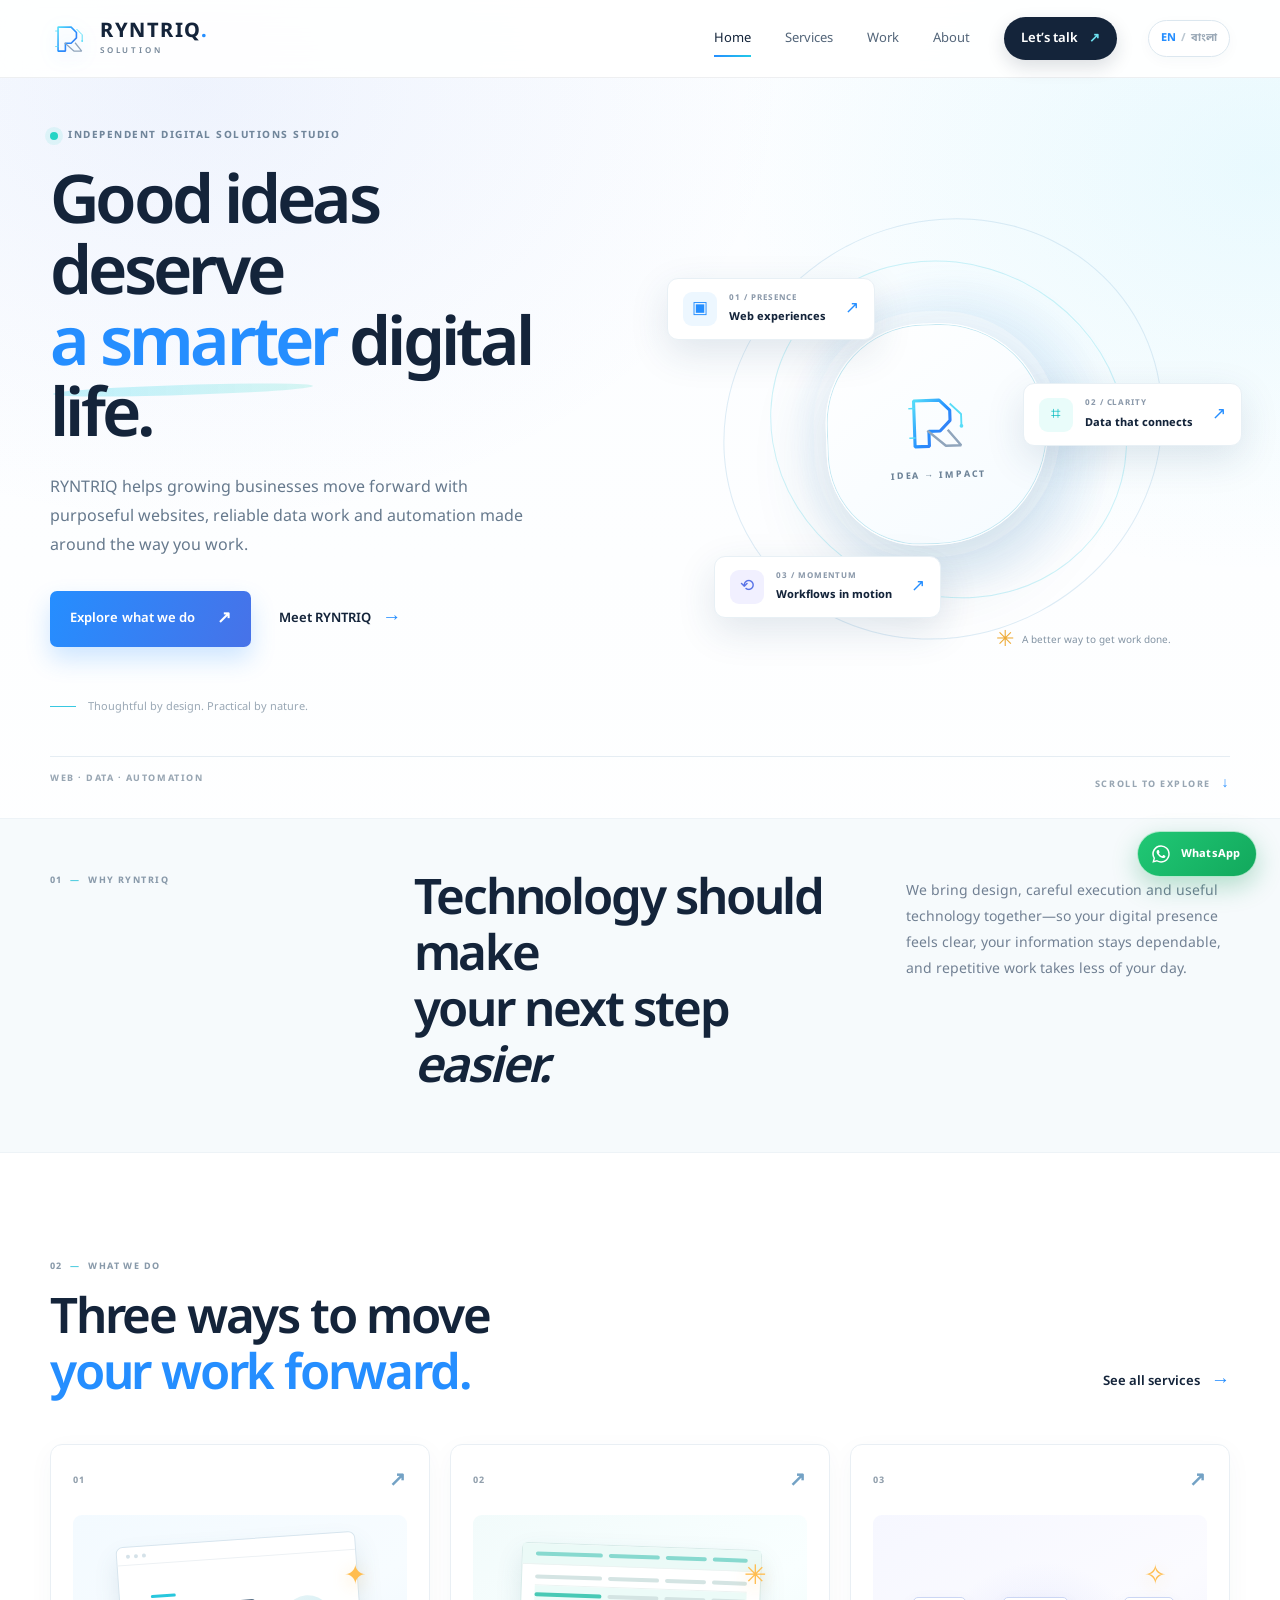
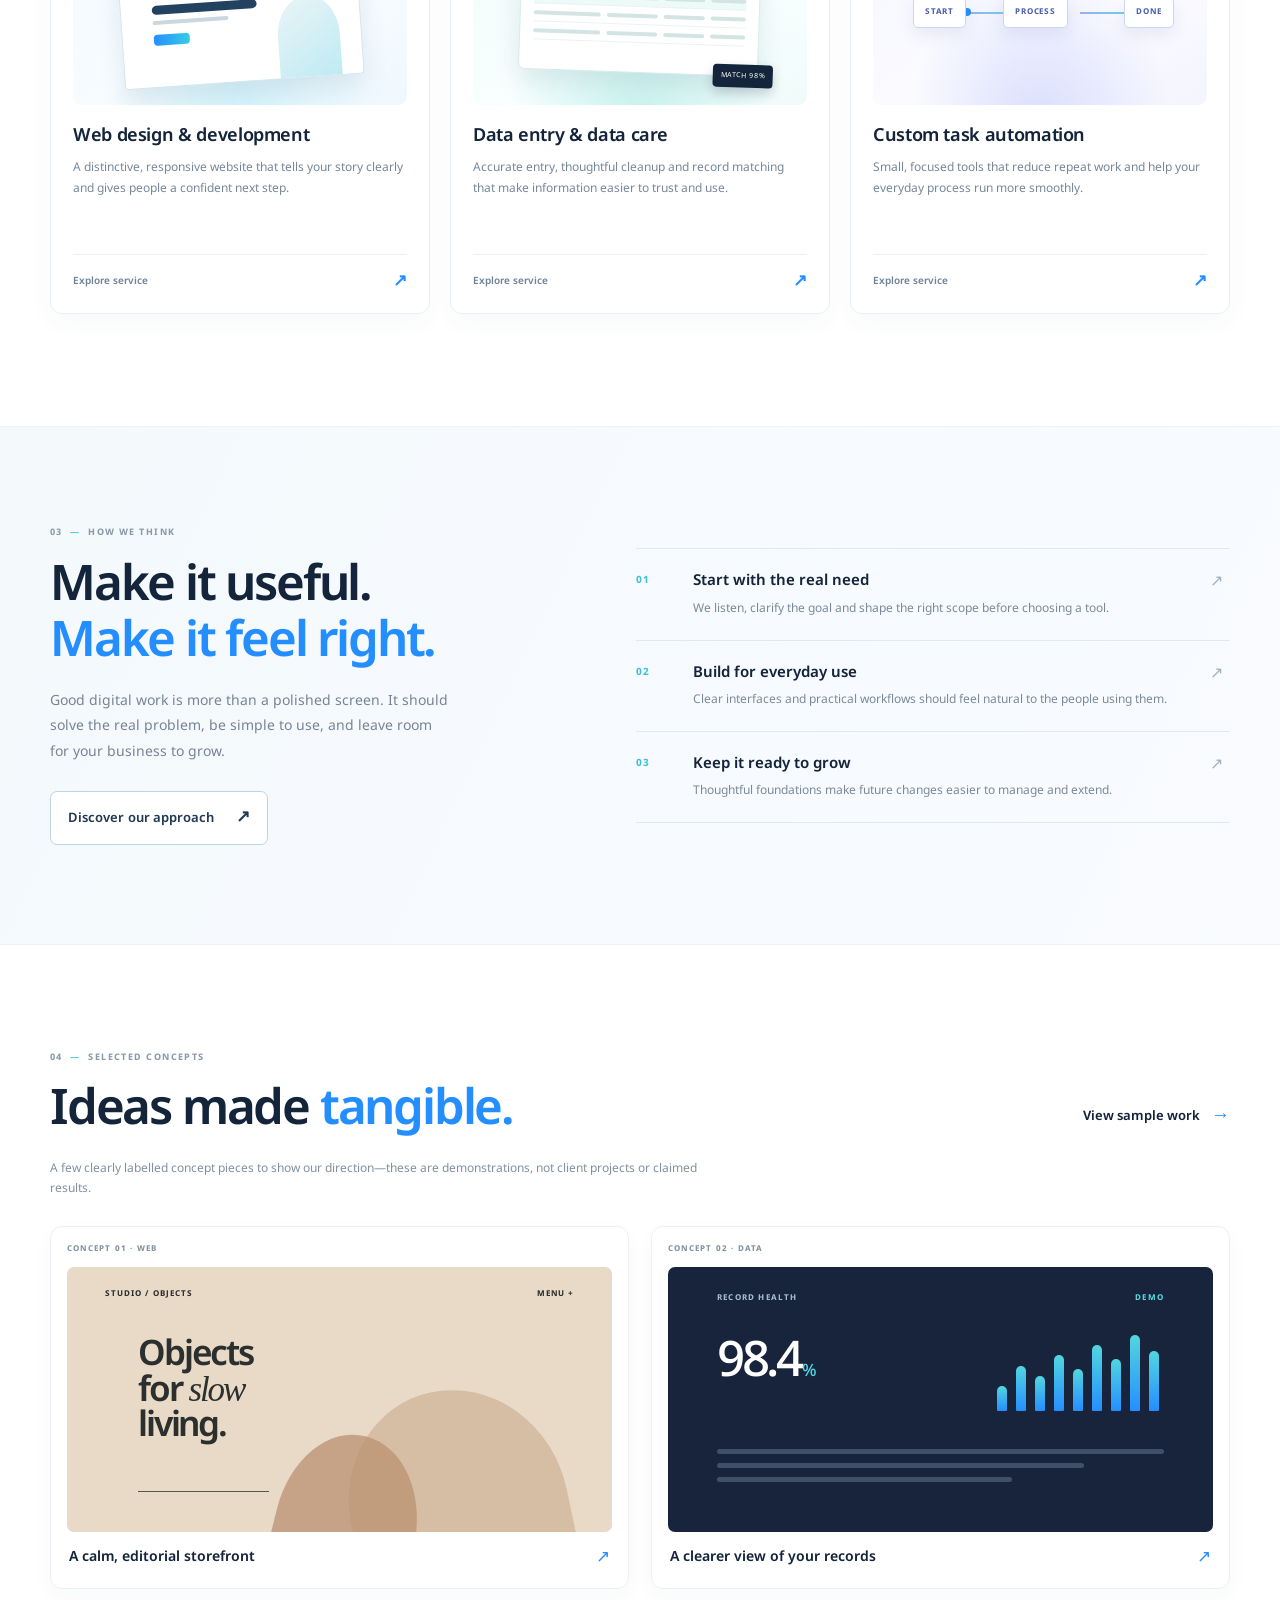
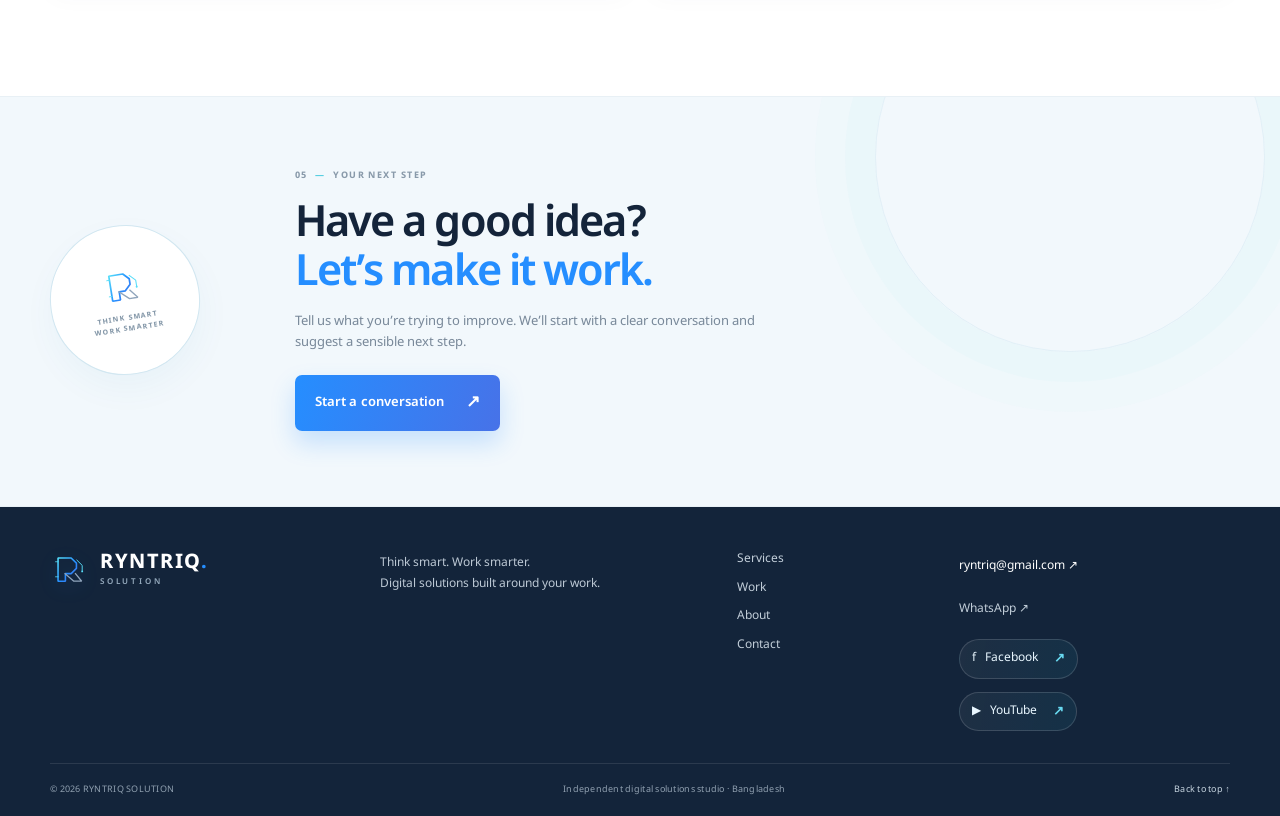
<file: index.html>
<!doctype html>
<html lang="en">
<head>
  <meta charset="utf-8"><meta name="viewport" content="width=device-width,initial-scale=1">
  <meta name="theme-color" content="#f7fbff"><meta name="description" content="RYNTRIQ builds thoughtful websites, clean data workflows and custom automation for growing businesses.">
  <title>RYNTRIQ — Think smart. Work smarter.</title>
  <link rel="preconnect" href="https://fonts.googleapis.com"><link rel="preconnect" href="https://fonts.gstatic.com" crossorigin>
  <link href="https://fonts.googleapis.com/css2?family=Google+Sans+Flex:opsz,wght@6..144,400..700&family=Noto+Sans+Bengali:wght@400;500;600;700&display=swap" rel="stylesheet">
  <link rel="stylesheet" href="styles.css">
</head>
<body data-page="home">
  <div class="page-wash"></div>
  <header class="site-header"><a class="brand" href="index.html" aria-label="RYNTRIQ home"><img src="assets/ryntriq-mark.svg" alt="" class="brand-mark"><span class="brand-name">RYNTRIQ<span class="brand-dot">.</span><small>SOLUTION</small></span></a>
    <button class="menu-toggle" aria-label="Open menu" aria-expanded="false"><i></i><i></i></button>
    <nav class="main-nav" aria-label="Main navigation"><a class="active" href="index.html" data-i18n="nav_home">Home</a><a href="services.html" data-i18n="nav_services">Services</a><a href="work.html" data-i18n="nav_work">Work</a><a href="about.html" data-i18n="nav_about">About</a><a href="contact.html" class="nav-contact" data-i18n="nav_contact">Let’s talk <span>↗</span></a></nav>
    <button class="language-toggle" aria-label="Switch language"><span class="lang-en active">EN</span><span class="lang-divider">/</span><span class="lang-bn">বাংলা</span></button>
  </header>
  <main>
    <section class="hero section-wrap">
      <div class="hero-copy reveal"><div class="eyebrow"><span class="status-dot"></span><span data-i18n="hero_eyebrow">INDEPENDENT DIGITAL SOLUTIONS STUDIO</span></div>
        <h1 data-i18n="hero_title">Good ideas deserve<br><em>a smarter</em> digital life.</h1>
        <p class="hero-lede" data-i18n="hero_lede">RYNTRIQ helps growing businesses move forward with purposeful websites, reliable data work and automation made around the way you work.</p>
        <div class="hero-actions"><a class="button button-primary" href="services.html"><span data-i18n="hero_cta">Explore what we do</span><b>↗</b></a><a class="text-link" href="about.html"><span data-i18n="hero_secondary">Meet RYNTRIQ</span><b>→</b></a></div>
        <div class="hero-note"><span class="note-line"></span><span data-i18n="hero_note">Thoughtful by design. Practical by nature.</span></div>
      </div>
      <div class="hero-art reveal" aria-label="Illustration of a connected digital workflow">
        <div class="art-orbit orbit-one"></div><div class="art-orbit orbit-two"></div><div class="art-glow"></div>
        <div class="art-core"><img src="assets/ryntriq-mark.svg" alt="RYNTRIQ symbol"><span>IDEA → IMPACT</span></div>
        <div class="float-card float-web"><span class="mini-icon icon-window">▣</span><div><small>01 / PRESENCE</small><b>Web experiences</b></div><span class="float-arrow">↗</span></div>
        <div class="float-card float-data"><span class="mini-icon icon-data">⌗</span><div><small>02 / CLARITY</small><b>Data that connects</b></div><span class="float-arrow">↗</span></div>
        <div class="float-card float-flow"><span class="mini-icon icon-flow">⟲</span><div><small>03 / MOMENTUM</small><b>Workflows in motion</b></div><span class="float-arrow">↗</span></div>
        <div class="art-caption"><span class="caption-spark">✳</span><span data-i18n="art_caption">A better way to get work done.</span></div>
      </div>
      <div class="hero-bottom"><span data-i18n="hero_bottom">WEB · DATA · AUTOMATION</span><span>SCROLL TO EXPLORE <b>↓</b></span></div>
    </section>

    <section class="intro-band"><div class="section-wrap intro-grid reveal"><div class="section-index">01 <span>—</span> WHY RYNTRIQ</div><div><h2 data-i18n="intro_title">Technology should make<br>your next step <em>easier.</em></h2></div><p data-i18n="intro_copy">We bring design, careful execution and useful technology together—so your digital presence feels clear, your information stays dependable, and repetitive work takes less of your day.</p></div></section>

    <section class="section-wrap services-preview"><div class="section-heading reveal"><div><div class="section-index">02 <span>—</span> WHAT WE DO</div><h2 data-i18n="services_title">Three ways to move<br><em>your work forward.</em></h2></div><a class="text-link" href="services.html"><span data-i18n="all_services">See all services</span><b>→</b></a></div>
      <div class="service-grid">
        <a class="service-card service-web reveal" href="service-web.html"><div class="card-top"><span>01</span><span class="card-arrow">↗</span></div><div class="service-visual visual-web"><div class="browser-frame"><div class="browser-bar"><i></i><i></i><i></i></div><div class="browser-content"><span></span><strong></strong><small></small><div class="browser-button"></div></div><div class="browser-side"></div></div><div class="visual-spark">✦</div></div><h3 data-i18n="svc_web_title">Web design & development</h3><p data-i18n="svc_web_copy">A distinctive, responsive website that tells your story clearly and gives people a confident next step.</p><div class="card-foot"><span data-i18n="learn_details">Explore service</span><b>↗</b></div></a>
        <a class="service-card service-data reveal" href="service-data.html"><div class="card-top"><span>02</span><span class="card-arrow">↗</span></div><div class="service-visual visual-data"><div class="data-sheet"><div class="sheet-head"><i></i><i></i><i></i><i></i></div><div class="sheet-row"><i></i><i></i><i></i><i></i></div><div class="sheet-row active"><i></i><i></i><i></i><i></i></div><div class="sheet-row"><i></i><i></i><i></i><i></i></div><div class="sheet-row"><i></i><i></i><i></i><i></i></div><div class="match-tag">MATCH 98%</div></div><div class="visual-spark">✳</div></div><h3 data-i18n="svc_data_title">Data entry & data care</h3><p data-i18n="svc_data_copy">Accurate entry, thoughtful cleanup and record matching that make information easier to trust and use.</p><div class="card-foot"><span data-i18n="learn_details">Explore service</span><b>↗</b></div></a>
        <a class="service-card service-auto reveal" href="service-automation.html"><div class="card-top"><span>03</span><span class="card-arrow">↗</span></div><div class="service-visual visual-auto"><div class="flow-node node-a">START</div><div class="flow-line line-a"></div><div class="flow-node node-b">PROCESS</div><div class="flow-line line-b"></div><div class="flow-node node-c">DONE</div><div class="flow-dot"></div><div class="visual-spark">✧</div></div><h3 data-i18n="svc_auto_title">Custom task automation</h3><p data-i18n="svc_auto_copy">Small, focused tools that reduce repeat work and help your everyday process run more smoothly.</p><div class="card-foot"><span data-i18n="learn_details">Explore service</span><b>↗</b></div></a>
      </div>
    </section>

    <section class="approach-section"><div class="section-wrap approach-grid"><div class="approach-copy reveal"><div class="section-index">03 <span>—</span> HOW WE THINK</div><h2 data-i18n="approach_title">Make it useful.<br><em>Make it feel right.</em></h2><p data-i18n="approach_copy">Good digital work is more than a polished screen. It should solve the real problem, be simple to use, and leave room for your business to grow.</p><a class="button button-outline" href="about.html"><span data-i18n="our_approach">Discover our approach</span><b>↗</b></a></div><div class="principles reveal"><article><span>01</span><div><h3 data-i18n="principle1_title">Start with the real need</h3><p data-i18n="principle1_copy">We listen, clarify the goal and shape the right scope before choosing a tool.</p></div><i>↗</i></article><article><span>02</span><div><h3 data-i18n="principle2_title">Build for everyday use</h3><p data-i18n="principle2_copy">Clear interfaces and practical workflows should feel natural to the people using them.</p></div><i>↗</i></article><article><span>03</span><div><h3 data-i18n="principle3_title">Keep it ready to grow</h3><p data-i18n="principle3_copy">Thoughtful foundations make future changes easier to manage and extend.</p></div><i>↗</i></article></div></div></section>

    <section class="work-preview section-wrap"><div class="section-heading reveal"><div><div class="section-index">04 <span>—</span> SELECTED CONCEPTS</div><h2 data-i18n="work_title">Ideas made <em>tangible.</em></h2></div><a class="text-link" href="work.html"><span data-i18n="view_work">View sample work</span><b>→</b></a></div><p class="work-disclaimer reveal" data-i18n="work_disclaimer">A few clearly labelled concept pieces to show our direction—these are demonstrations, not client projects or claimed results.</p><div class="concept-grid"><a class="concept-card concept-one reveal" href="work.html"><span class="concept-label">CONCEPT 01 · WEB</span><div class="concept-visual concept-store"><div class="store-top">STUDIO / OBJECTS <span>MENU +</span></div><div class="store-shape shape-a"> </div><div class="store-shape shape-b"></div><div class="store-word">Objects<br>for <i>slow</i><br>living.</div><div class="store-line"></div></div><div class="concept-info"><h3 data-i18n="concept1">A calm, editorial storefront</h3><span>↗</span></div></a><a class="concept-card concept-two reveal" href="work.html"><span class="concept-label">CONCEPT 02 · DATA</span><div class="concept-visual concept-dashboard"><div class="dash-label">RECORD HEALTH <span>DEMO</span></div><div class="dash-score">98.4<small>%</small></div><div class="dash-chart"><i></i><i></i><i></i><i></i><i></i><i></i><i></i><i></i><i></i></div><div class="dash-rows"><i></i><i></i><i></i></div></div><div class="concept-info"><h3 data-i18n="concept2">A clearer view of your records</h3><span>↗</span></div></a></div></section>

    <section class="cta-section"><div class="section-wrap cta-inner reveal"><div class="cta-stamp"><img src="assets/ryntriq-mark.svg" alt=""><span>THINK SMART<br>WORK SMARTER</span></div><div><div class="section-index">05 <span>—</span> YOUR NEXT STEP</div><h2 data-i18n="cta_title">Have a good idea?<br><em>Let’s make it work.</em></h2><p data-i18n="cta_copy">Tell us what you’re trying to improve. We’ll start with a clear conversation and suggest a sensible next step.</p><a class="button button-primary" href="contact.html"><span data-i18n="cta_button">Start a conversation</span><b>↗</b></a></div><div class="cta-orbit"></div></div></section>
  </main>
<footer class="site-footer"><div class="section-wrap footer-main"><a class="brand footer-brand" href="index.html"><img src="assets/ryntriq-mark.svg" alt="" class="brand-mark"><span class="brand-name">RYNTRIQ<span class="brand-dot">.</span><small>SOLUTION</small></span></a><p data-i18n="footer_tagline">Think smart. Work smarter.<br>Digital solutions built around your work.</p><div class="footer-links"><a href="services.html" data-i18n="nav_services">Services</a><a href="work.html" data-i18n="nav_work">Work</a><a href="about.html" data-i18n="nav_about">About</a><a href="contact.html" data-i18n="nav_contact">Contact</a></div><div class="footer-contact"><a href="mailto:ryntriq@gmail.com">ryntriq@gmail.com ↗</a><a href="https://wa.me/8801977835719" target="_blank" rel="noopener">WhatsApp ↗</a><a class="footer-facebook" href="https://www.facebook.com/share/19nYt7Mdpk/" target="_blank" rel="noopener" aria-label="RYNTRIQ on Facebook"><span aria-hidden="true">f</span> Facebook <b>↗</b></a><a class="footer-facebook" href="https://www.youtube.com/@RYNTRIQ" target="_blank" rel="noopener" aria-label="RYNTRIQ on YouTube"><span aria-hidden="true">▶</span> YouTube <b>↗</b></a></div></div><div class="section-wrap footer-bottom"><span>© <span class="year"></span> RYNTRIQ SOLUTION</span><span data-i18n="footer_note">Independent digital solutions studio · Bangladesh</span><a href="#" data-i18n="back_top">Back to top ↑</a></div></footer>
  <script src="script.js?v=ryntriq-20261015-8"></script>
</body></html>
</file>
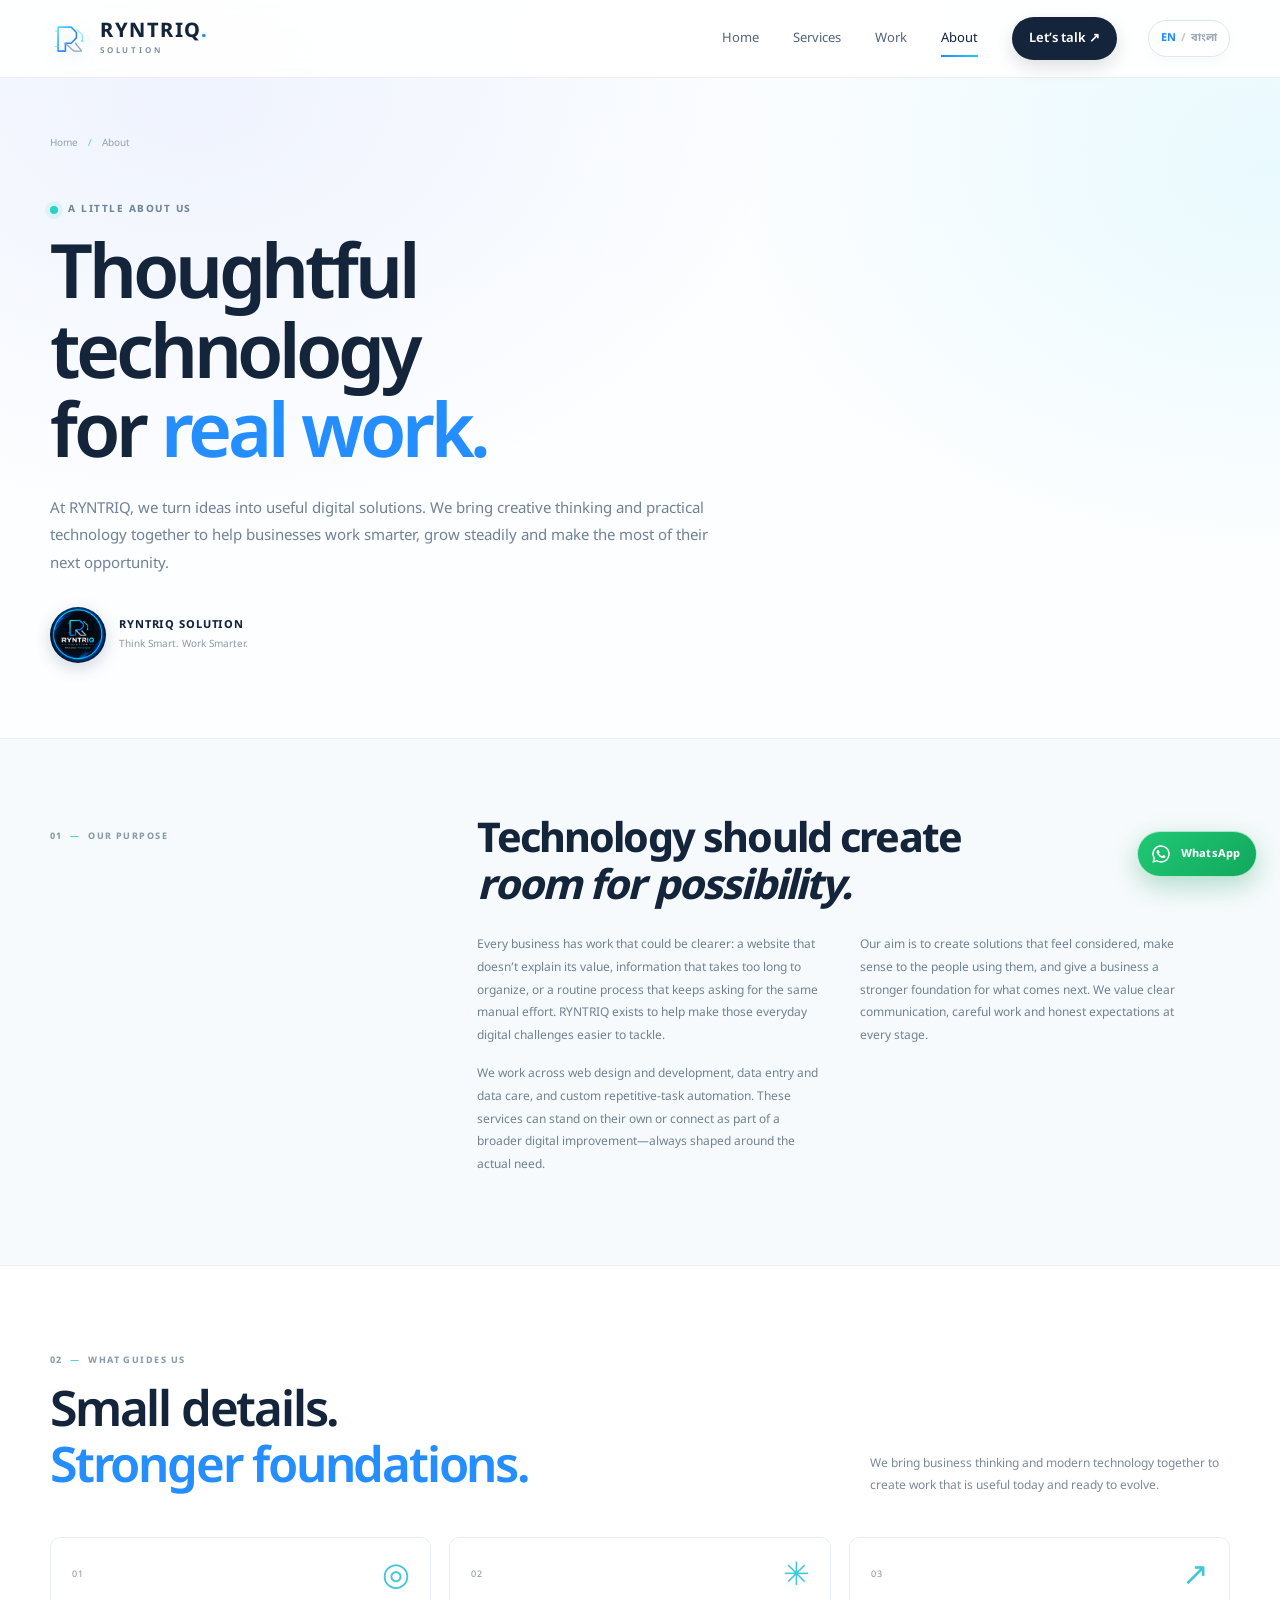
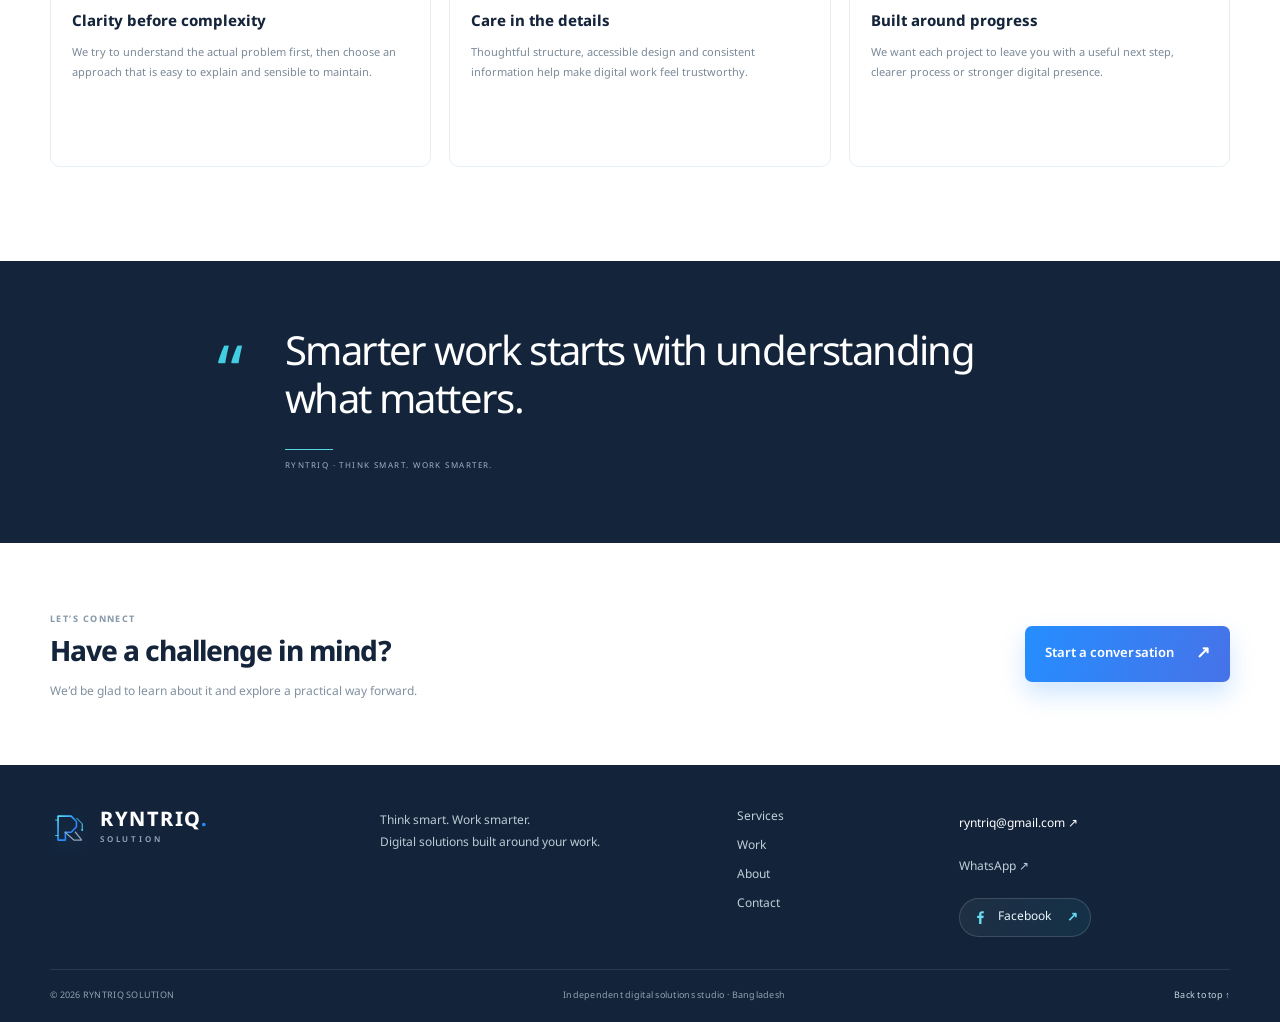
<file: about.html>
<!doctype html><html lang="en"><head><meta charset="utf-8"><meta name="viewport" content="width=device-width,initial-scale=1"><meta name="description" content="Learn about RYNTRIQ's thoughtful approach to practical digital solutions."><title>About RYNTRIQ — Think smart. Work smarter.</title><link rel="preconnect" href="https://fonts.googleapis.com"><link rel="preconnect" href="https://fonts.gstatic.com" crossorigin><link href="https://fonts.googleapis.com/css2?family=Google+Sans+Flex:opsz,wght@6..144,400..700&family=Noto+Sans+Bengali:wght@400;500;600;700&display=swap" rel="stylesheet"><link rel="stylesheet" href="styles.css"></head><body data-page="about"><div class="page-wash"></div><header class="site-header"><a class="brand" href="index.html"><img src="assets/ryntriq-mark.svg" alt="" class="brand-mark"><span class="brand-name">RYNTRIQ<span class="brand-dot">.</span><small>SOLUTION</small></span></a><button class="menu-toggle" aria-label="Open menu" aria-expanded="false"><i></i><i></i></button><nav class="main-nav"><a href="index.html" data-i18n="nav_home">Home</a><a href="services.html" data-i18n="nav_services">Services</a><a href="work.html" data-i18n="nav_work">Work</a><a class="active" href="about.html" data-i18n="nav_about">About</a><a href="contact.html" class="nav-contact" data-i18n="nav_contact">Let’s talk ↗</a></nav><button class="language-toggle" aria-label="Switch language"><span class="lang-en active">EN</span><span class="lang-divider">/</span><span class="lang-bn">বাংলা</span></button></header><main><section class="page-hero section-wrap"><div class="breadcrumbs"><a href="index.html" data-i18n="nav_home">Home</a><span>/</span><span data-i18n="nav_about">About</span></div><div class="eyebrow"><span class="status-dot"></span><span data-i18n="about_eyebrow">A LITTLE ABOUT US</span></div><h1 data-i18n="about_title">Thoughtful technology<br>for <em>real work.</em></h1><p data-i18n="about_lede">At RYNTRIQ, we turn ideas into useful digital solutions. We bring creative thinking and practical technology together to help businesses work smarter, grow steadily and make the most of their next opportunity.</p><div class="about-signature"><img src="assets/ryntriq-profile.jpg" alt="RYNTRIQ Solution emblem"><div><b>RYNTRIQ SOLUTION</b><span data-i18n="about_tag">Think Smart. Work Smarter.</span></div></div></section><section class="about-story"><div class="section-wrap story-grid"><div class="section-index">01 <span>—</span> OUR PURPOSE</div><div><h2 data-i18n="about_story_title">Technology should create<br><em>room for possibility.</em></h2><div class="story-text"><p data-i18n="about_story1">Every business has work that could be clearer: a website that doesn’t explain its value, information that takes too long to organize, or a routine process that keeps asking for the same manual effort. RYNTRIQ exists to help make those everyday digital challenges easier to tackle.</p><p data-i18n="about_story2">We work across web design and development, data entry and data care, and custom repetitive-task automation. These services can stand on their own or connect as part of a broader digital improvement—always shaped around the actual need.</p><p data-i18n="about_story3">Our aim is to create solutions that feel considered, make sense to the people using them, and give a business a stronger foundation for what comes next. We value clear communication, careful work and honest expectations at every stage.</p></div></div></div></section><section class="values-section section-wrap"><div class="section-index">02 <span>—</span> WHAT GUIDES US</div><div class="section-heading"><h2 data-i18n="values_title">Small details.<br><em>Stronger foundations.</em></h2><p data-i18n="values_copy">We bring business thinking and modern technology together to create work that is useful today and ready to evolve.</p></div><div class="values-grid"><article class="value-card reveal"><span>01</span><div class="value-symbol">◎</div><h3 data-i18n="value1_title">Clarity before complexity</h3><p data-i18n="value1_copy">We try to understand the actual problem first, then choose an approach that is easy to explain and sensible to maintain.</p></article><article class="value-card reveal"><span>02</span><div class="value-symbol">✳</div><h3 data-i18n="value2_title">Care in the details</h3><p data-i18n="value2_copy">Thoughtful structure, accessible design and consistent information help make digital work feel trustworthy.</p></article><article class="value-card reveal"><span>03</span><div class="value-symbol">↗</div><h3 data-i18n="value3_title">Built around progress</h3><p data-i18n="value3_copy">We want each project to leave you with a useful next step, clearer process or stronger digital presence.</p></article></div></section><section class="about-quote"><div class="section-wrap quote-inner"><span class="quote-mark">“</span><blockquote data-i18n="about_quote">Smarter work starts with understanding what matters.</blockquote><span class="quote-rule"></span><span class="quote-sign">RYNTRIQ · THINK SMART. WORK SMARTER.</span></div></section><section class="cta-strip section-wrap"><div><span class="section-index">LET’S CONNECT</span><h2 data-i18n="about_cta_title">Have a challenge in mind?</h2><p data-i18n="about_cta_copy">We’d be glad to learn about it and explore a practical way forward.</p></div><a class="button button-primary" href="contact.html"><span data-i18n="cta_button">Start a conversation</span><b>↗</b></a></section></main><footer class="site-footer"><div class="section-wrap footer-main"><a class="brand footer-brand" href="index.html"><img src="assets/ryntriq-mark.svg" alt="" class="brand-mark"><span class="brand-name">RYNTRIQ<span class="brand-dot">.</span><small>SOLUTION</small></span></a><p data-i18n="footer_tagline">Think smart. Work smarter.<br>Digital solutions built around your work.</p><div class="footer-links"><a href="services.html" data-i18n="nav_services">Services</a><a href="work.html" data-i18n="nav_work">Work</a><a href="about.html" data-i18n="nav_about">About</a><a href="contact.html" data-i18n="nav_contact">Contact</a></div><div class="footer-contact"><a href="mailto:ryntriq@gmail.com">ryntriq@gmail.com ↗</a><a href="https://wa.me/8801977835719" target="_blank" rel="noopener">WhatsApp ↗</a></div></div><div class="section-wrap footer-bottom"><span>© <span class="year"></span> RYNTRIQ SOLUTION</span><span data-i18n="footer_note">Independent digital solutions studio · Bangladesh</span><a href="#top" data-i18n="back_top">Back to top ↑</a></div></footer><script src="script.js?v=ryntriq-20261015-8"></script></body></html>
</file>
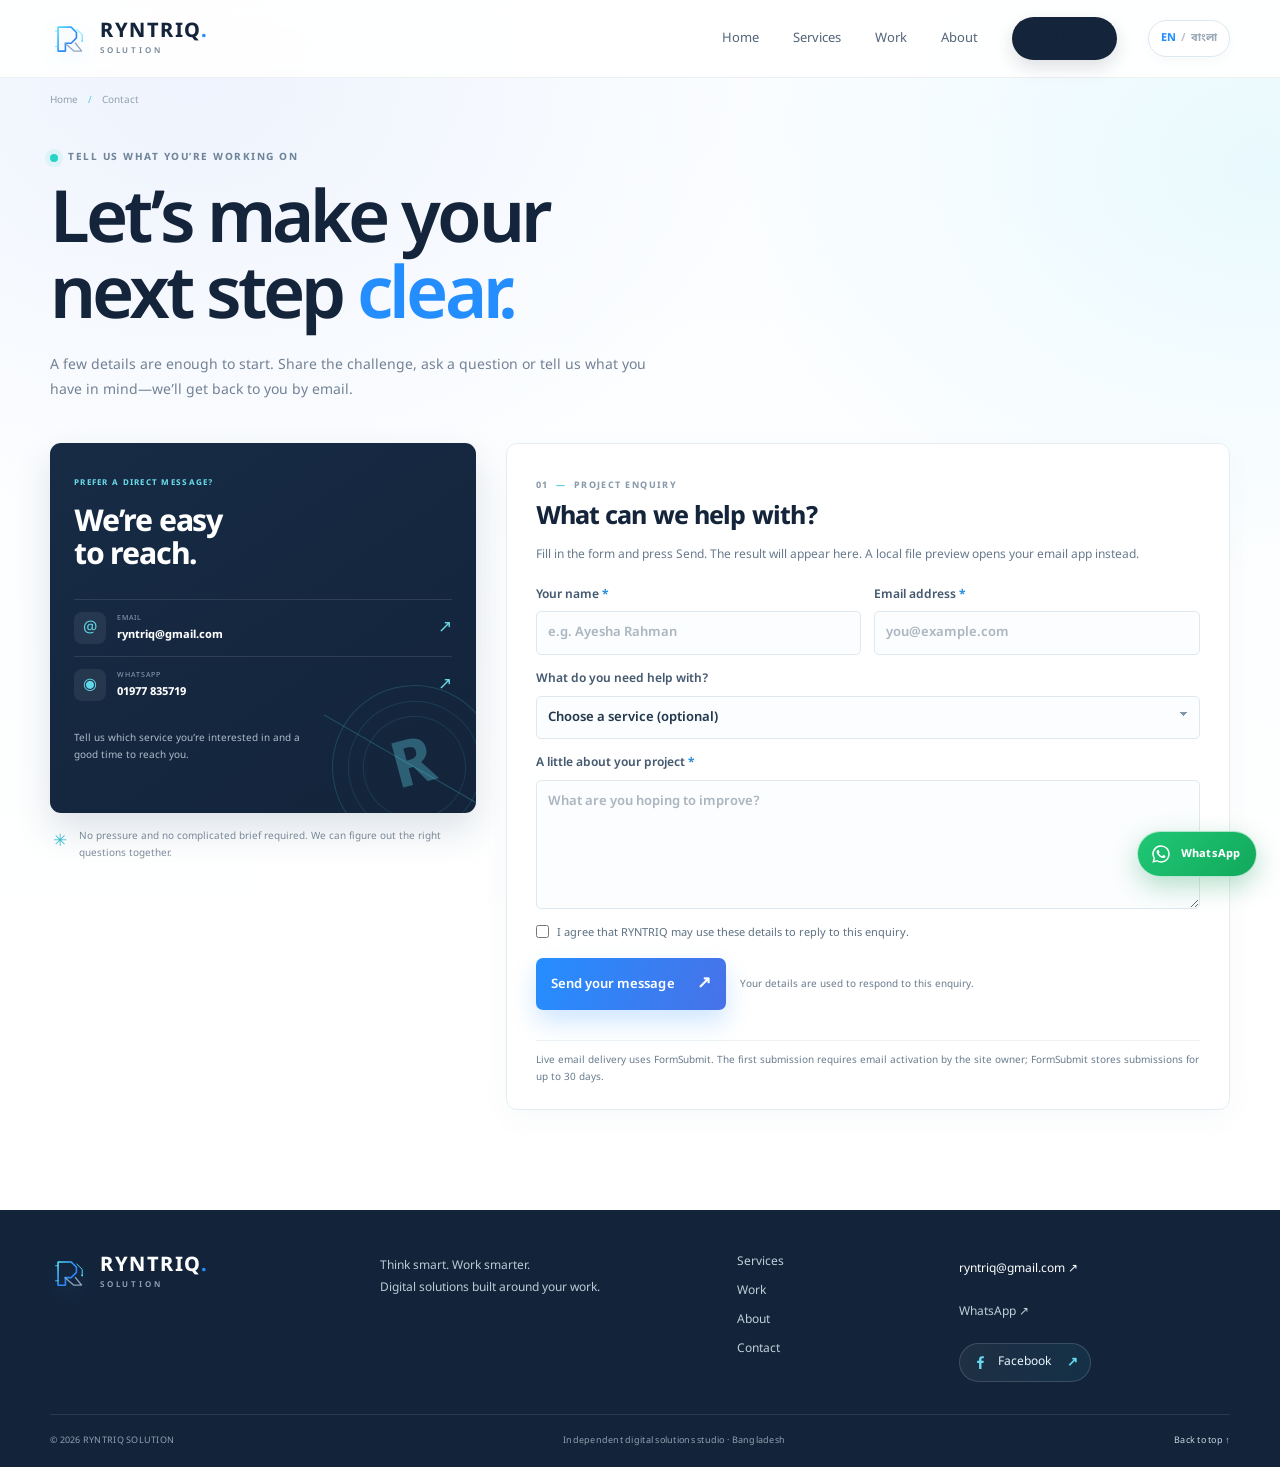
<file: contact.html>
<!doctype html><html lang="en"><head><meta charset="utf-8"><meta name="viewport" content="width=device-width,initial-scale=1"><meta name="description" content="Contact RYNTRIQ about websites, data services or automation."><title>Contact RYNTRIQ — Let’s talk</title><link rel="preconnect" href="https://fonts.googleapis.com"><link rel="preconnect" href="https://fonts.gstatic.com" crossorigin><link href="https://fonts.googleapis.com/css2?family=Google+Sans+Flex:opsz,wght@6..144,400..700&family=Noto+Sans+Bengali:wght@400;500;600;700&display=swap" rel="stylesheet"><link rel="stylesheet" href="styles.css"></head><body data-page="contact"><div class="page-wash"></div><header class="site-header"><a class="brand" href="index.html"><img src="assets/ryntriq-mark.svg" alt="" class="brand-mark"><span class="brand-name">RYNTRIQ<span class="brand-dot">.</span><small>SOLUTION</small></span></a><button class="menu-toggle" aria-label="Open menu" aria-expanded="false"><i></i><i></i></button><nav class="main-nav"><a href="index.html" data-i18n="nav_home">Home</a><a href="services.html" data-i18n="nav_services">Services</a><a href="work.html" data-i18n="nav_work">Work</a><a href="about.html" data-i18n="nav_about">About</a><a href="contact.html" class="nav-contact active" data-i18n="nav_contact">Let’s talk ↗</a></nav><button class="language-toggle" aria-label="Switch language"><span class="lang-en active">EN</span><span class="lang-divider">/</span><span class="lang-bn">বাংলা</span></button></header><main><section class="contact-hero section-wrap"><div class="breadcrumbs"><a href="index.html" data-i18n="nav_home">Home</a><span>/</span><span data-i18n="nav_contact">Contact</span></div><div class="eyebrow"><span class="status-dot"></span><span data-i18n="contact_eyebrow">TELL US WHAT YOU’RE WORKING ON</span></div><h1 data-i18n="contact_title">Let’s make your<br>next step <em>clear.</em></h1><p data-i18n="contact_intro">A few details are enough to start. Share the challenge, ask a question or tell us what you have in mind—we’ll get back to you by email.</p></section><section class="section-wrap contact-layout"><aside class="contact-aside reveal"><div class="contact-aside-card"><span class="aside-kicker" data-i18n="contact_direct">PREFER A DIRECT MESSAGE?</span><h2 data-i18n="contact_direct_title">We’re easy<br>to reach.</h2><a href="mailto:ryntriq@gmail.com" class="contact-channel"><span class="channel-icon">@</span><span><small>EMAIL</small><b>ryntriq@gmail.com</b></span><i>↗</i></a><a href="https://wa.me/8801977835719?text=Hello%20RYNTRIQ%2C%20I%27d%20like%20to%20discuss%20a%20project." target="_blank" rel="noopener" class="contact-channel"><span class="channel-icon">◉</span><span><small>WHATSAPP</small><b>01977 835719</b></span><i>↗</i></a><p class="aside-note" data-i18n="contact_availability">Tell us which service you’re interested in and a good time to reach you.</p><div class="contact-ornament"><span>R</span><i></i><i></i></div></div><div class="contact-reassurance"><span>✳</span><p data-i18n="contact_reassure">No pressure and no complicated brief required. We can figure out the right questions together.</p></div></aside><div class="form-wrap reveal"><div class="form-heading"><span class="section-index">01 <span>—</span> PROJECT ENQUIRY</span><h2 data-i18n="form_title">What can we help with?</h2><p data-i18n="form_intro">Fill in the form and press Send. The result will appear here. A local file preview opens your email app instead.</p></div><form class="contact-form" action="https://formsubmit.co/ryntriq@gmail.com" method="POST">
<input type="hidden" name="_subject" value="New RYNTRIQ website enquiry"><input type="hidden" name="_template" value="table"><input type="text" name="_honey" class="honeypot" tabindex="-1" autocomplete="off" aria-hidden="true">
<div class="form-row"><label><span data-i18n="label_name">Your name <b>*</b></span><input required name="name" autocomplete="name" placeholder="e.g. Ayesha Rahman" data-placeholder="placeholder_name"></label><label><span data-i18n="label_email">Email address <b>*</b></span><input required type="email" name="email" autocomplete="email" placeholder="you@example.com" data-placeholder="placeholder_email"></label></div>
<label><span data-i18n="label_service">What do you need help with?</span><select name="service"><option value="" data-i18n="option_choose">Choose a service (optional)</option><option data-i18n="option_web">Website design & development</option><option data-i18n="option_data">Data entry, cleaning or matching</option><option data-i18n="option_auto">Custom task automation</option><option data-i18n="option_unsure">Not sure yet</option></select></label>
<label><span data-i18n="label_message">A little about your project <b>*</b></span><textarea required name="message" rows="5" placeholder="What are you hoping to improve?" data-placeholder="placeholder_message"></textarea></label>
<label class="consent-check"><input type="checkbox" required name="consent" value="I agree"><span data-i18n="form_consent">I agree that RYNTRIQ may use these details to reply to this enquiry.</span></label>
<div class="form-submit-row"><button class="button button-primary submit-button" type="submit"><span class="submit-label" data-i18n="send_message">Send your message</span><span class="submit-loading" data-i18n="sending">Preparing…</span><b>↗</b></button><span class="form-secure" data-i18n="form_private">Your details are used to respond to this enquiry.</span></div><div class="form-status" role="status" aria-live="polite"></div><p class="form-provider-note" data-i18n="form_provider">Live email delivery uses FormSubmit. The first submission requires email activation by the site owner; FormSubmit stores submissions for up to 30 days.</p></form></div></section></main><footer class="site-footer"><div class="section-wrap footer-main"><a class="brand footer-brand" href="index.html"><img src="assets/ryntriq-mark.svg" alt="" class="brand-mark"><span class="brand-name">RYNTRIQ<span class="brand-dot">.</span><small>SOLUTION</small></span></a><p data-i18n="footer_tagline">Think smart. Work smarter.<br>Digital solutions built around your work.</p><div class="footer-links"><a href="services.html" data-i18n="nav_services">Services</a><a href="work.html" data-i18n="nav_work">Work</a><a href="about.html" data-i18n="nav_about">About</a><a href="contact.html" data-i18n="nav_contact">Contact</a></div><div class="footer-contact"><a href="mailto:ryntriq@gmail.com">ryntriq@gmail.com ↗</a><a href="https://wa.me/8801977835719" target="_blank" rel="noopener">WhatsApp ↗</a></div></div><div class="section-wrap footer-bottom"><span>© <span class="year"></span> RYNTRIQ SOLUTION</span><span data-i18n="footer_note">Independent digital solutions studio · Bangladesh</span><a href="#top" data-i18n="back_top">Back to top ↑</a></div></footer><div class="send-overlay" aria-hidden="true"><div class="send-animation"><span class="send-plane">➤</span><i></i><i></i><i></i><img class="loading-logo" src="assets/ryntriq-mark.svg" alt="RYNTRIQ"></div><b data-i18n="send_overlay">Getting your message ready…</b><small data-i18n="send_overlay_sub">Just a moment</small></div><script src="script.js?v=ryntriq-20261015-8"></script></body></html>
</file>
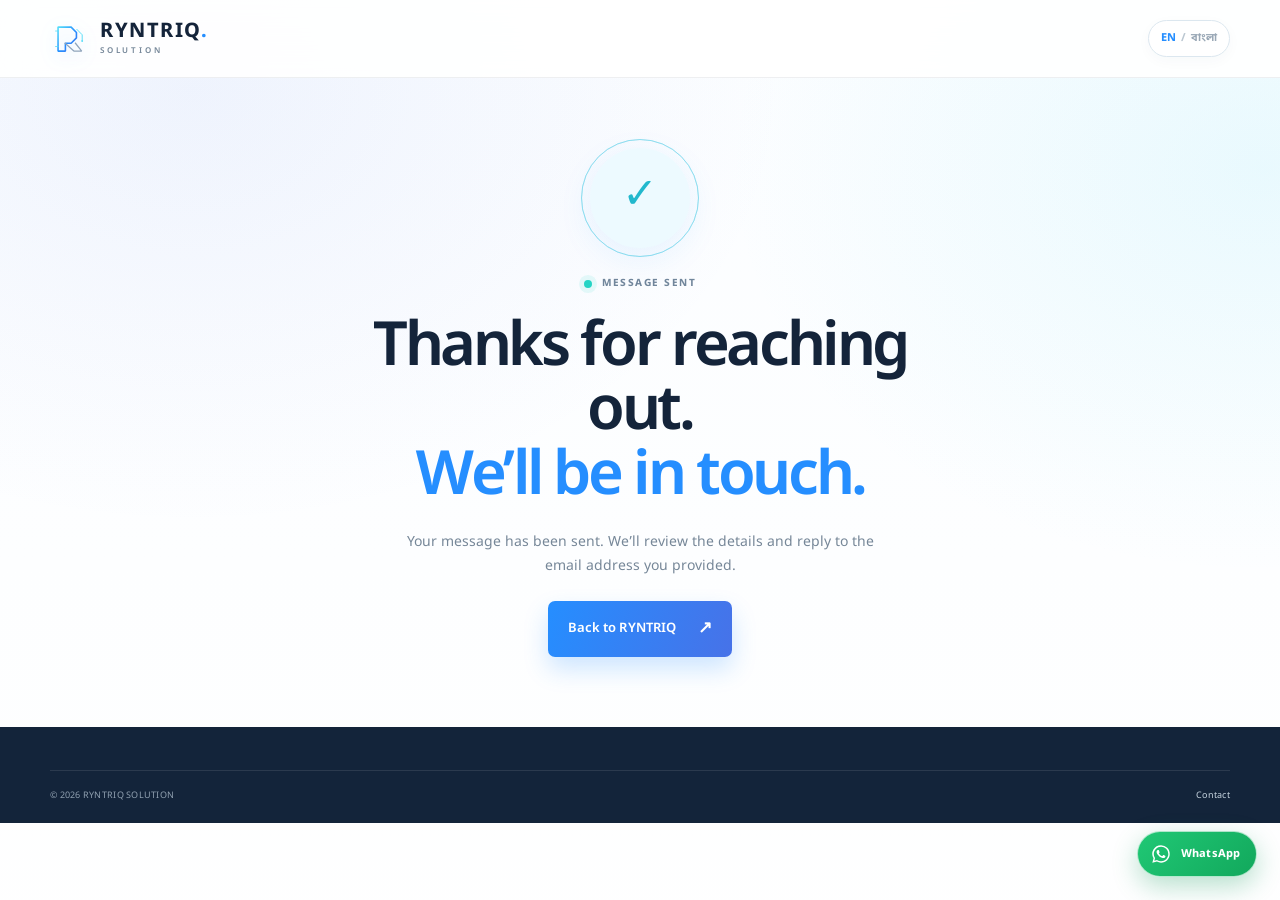
<file: message-sent.html>
<!doctype html><html lang="en"><head><meta charset="utf-8"><meta name="viewport" content="width=device-width,initial-scale=1"><meta name="theme-color" content="#f7fbff"><title>Message received — RYNTRIQ</title><link rel="preconnect" href="https://fonts.googleapis.com"><link rel="preconnect" href="https://fonts.gstatic.com" crossorigin><link href="https://fonts.googleapis.com/css2?family=Google+Sans+Flex:opsz,wght@6..144,400..700&family=Noto+Sans+Bengali:wght@400;500;600;700&display=swap" rel="stylesheet"><link rel="stylesheet" href="styles.css"></head><body data-page="sent"><div class="page-wash"></div><header class="site-header"><a class="brand" href="index.html"><img src="assets/ryntriq-mark.svg" alt="" class="brand-mark"><span class="brand-name">RYNTRIQ<span class="brand-dot">.</span><small>SOLUTION</small></span></a><button class="language-toggle" aria-label="Switch language"><span class="lang-en active">EN</span><span class="lang-divider">/</span><span class="lang-bn">বাংলা</span></button></header><main class="sent-main section-wrap"><div class="sent-mark"><span>✓</span><i></i><i></i><i></i></div><div class="eyebrow"><span class="status-dot"></span><span data-i18n="sent_eyebrow">MESSAGE SENT</span></div><h1 data-i18n="sent_title">Thanks for reaching out.<br><em>We’ll be in touch.</em></h1><p data-i18n="sent_copy">Your message has been sent. We’ll review the details and reply to the email address you provided.</p><a href="index.html" class="button button-primary"><span data-i18n="sent_back">Back to RYNTRIQ</span><b>↗</b></a></main><footer class="site-footer"><div class="section-wrap footer-bottom"><span>© <span class="year"></span> RYNTRIQ SOLUTION</span><a href="contact.html" data-i18n="nav_contact">Contact</a></div></footer><script src="script.js?v=ryntriq-20261015-8"></script></body></html>
</file>
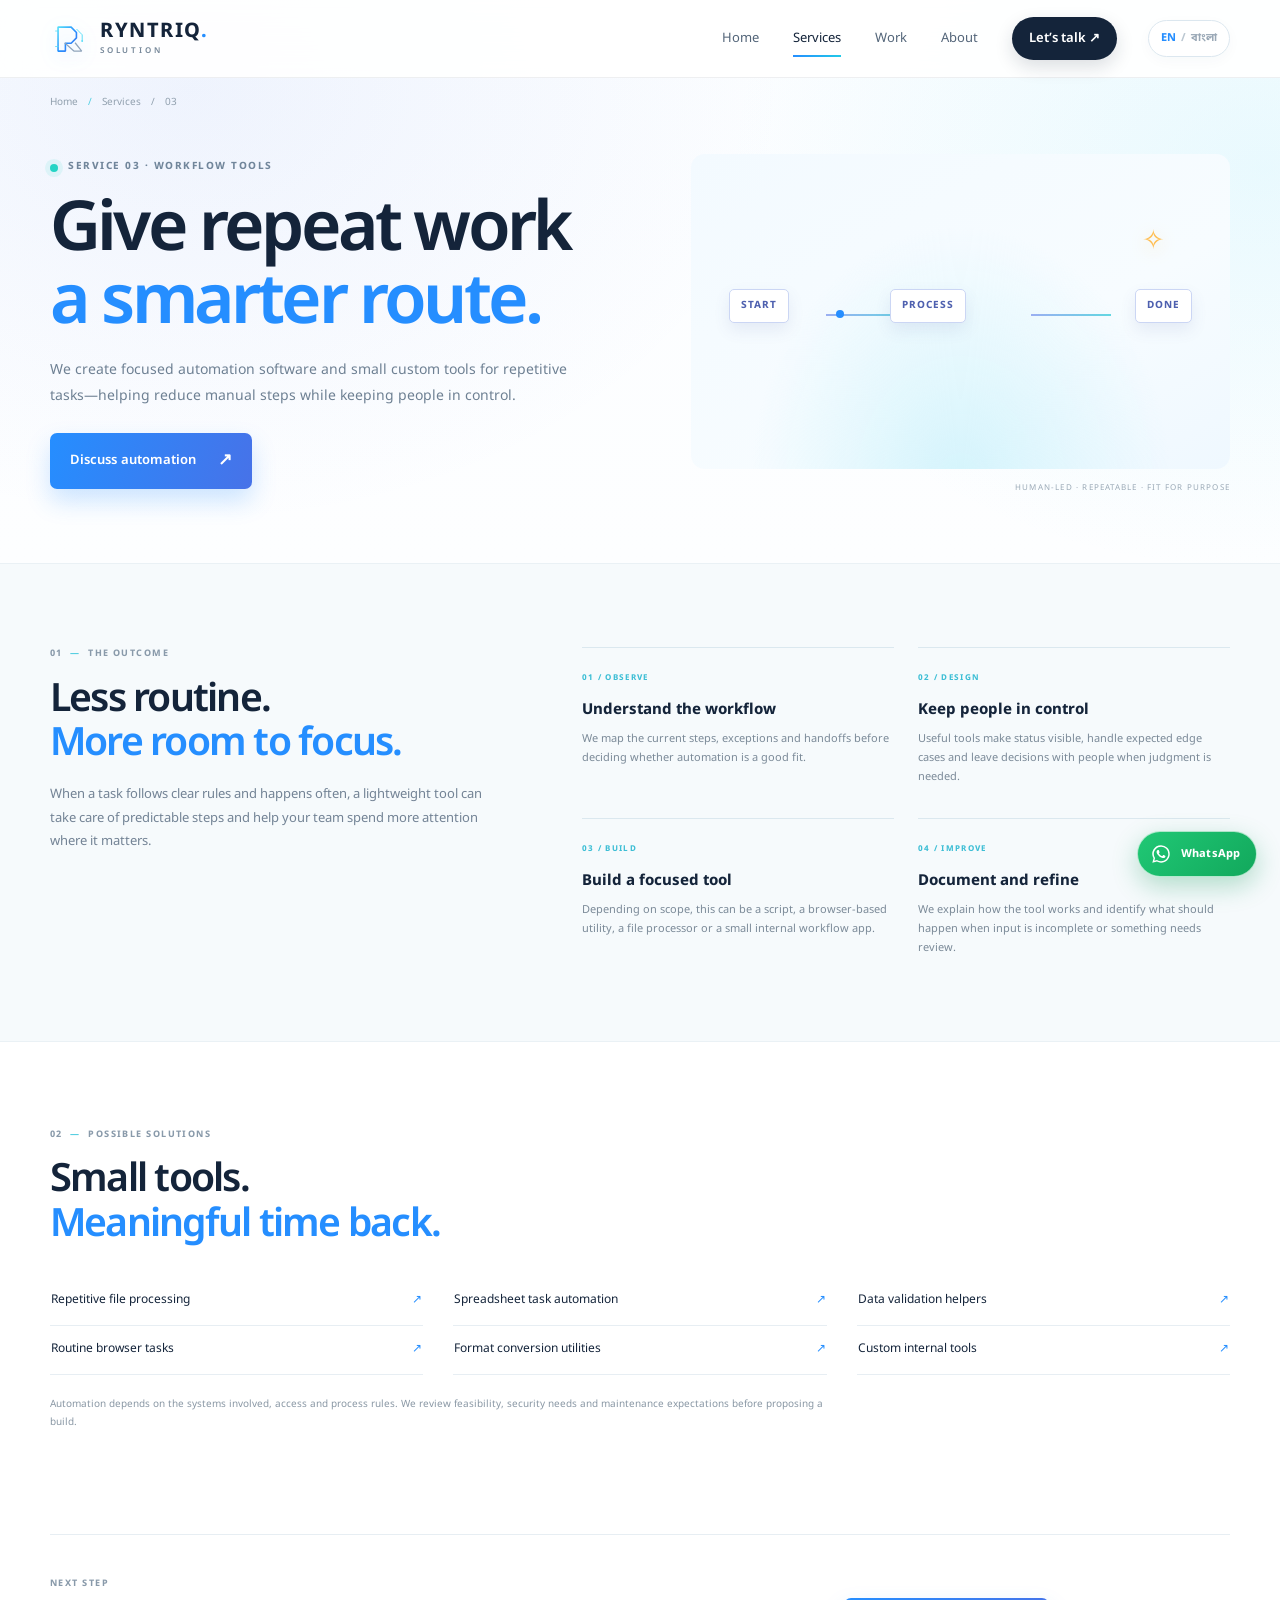
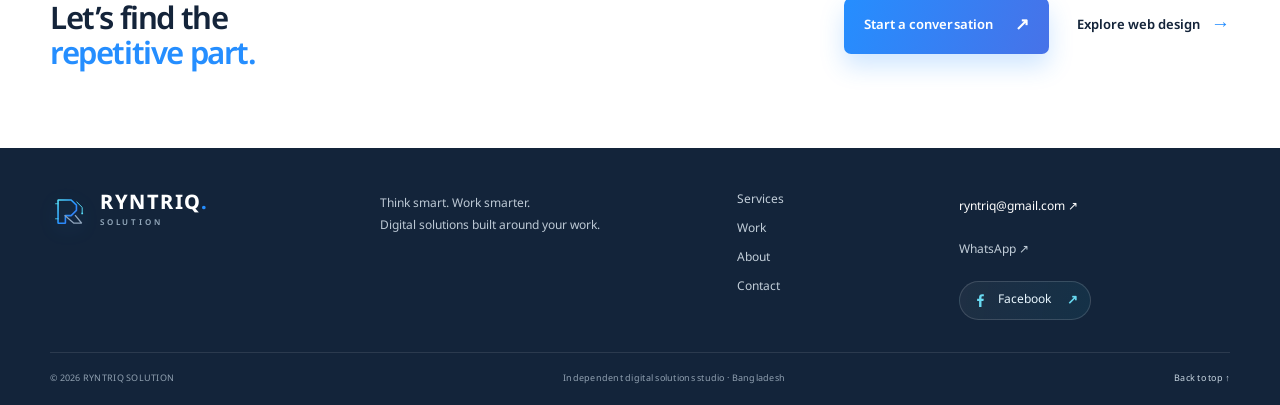
<file: service-automation.html>
<!doctype html><html lang="en"><head><meta charset="utf-8"><meta name="viewport" content="width=device-width,initial-scale=1"><title>Custom Task Automation — RYNTRIQ</title><link rel="preconnect" href="https://fonts.googleapis.com"><link rel="preconnect" href="https://fonts.gstatic.com" crossorigin><link href="https://fonts.googleapis.com/css2?family=Google+Sans+Flex:opsz,wght@6..144,400..700&family=Noto+Sans+Bengali:wght@400;500;600;700&display=swap" rel="stylesheet"><link rel="stylesheet" href="styles.css"></head><body data-page="automation"><div class="page-wash"></div><header class="site-header"><a class="brand" href="index.html"><img src="assets/ryntriq-mark.svg" alt="" class="brand-mark"><span class="brand-name">RYNTRIQ<span class="brand-dot">.</span><small>SOLUTION</small></span></a><button class="menu-toggle" aria-label="Open menu" aria-expanded="false"><i></i><i></i></button><nav class="main-nav"><a href="index.html" data-i18n="nav_home">Home</a><a class="active" href="services.html" data-i18n="nav_services">Services</a><a href="work.html" data-i18n="nav_work">Work</a><a href="about.html" data-i18n="nav_about">About</a><a href="contact.html" class="nav-contact" data-i18n="nav_contact">Let’s talk ↗</a></nav><button class="language-toggle" aria-label="Switch language"><span class="lang-en active">EN</span><span class="lang-divider">/</span><span class="lang-bn">বাংলা</span></button></header><main><section class="detail-hero section-wrap"><div class="breadcrumbs"><a href="index.html" data-i18n="nav_home">Home</a><span>/</span><a href="services.html" data-i18n="nav_services">Services</a><span>/</span><span>03</span></div><div class="detail-hero-grid"><div class="reveal"><div class="eyebrow"><span class="status-dot"></span><span data-i18n="auto_eyebrow">SERVICE 03 · WORKFLOW TOOLS</span></div><h1 data-i18n="auto_title">Give repeat work<br><em>a smarter route.</em></h1><p data-i18n="auto_intro">We create focused automation software and small custom tools for repetitive tasks—helping reduce manual steps while keeping people in control.</p><a class="button button-primary" href="contact.html?service=Task%20automation"><span data-i18n="auto_cta">Discuss automation</span><b>↗</b></a></div><div class="detail-art reveal"><div class="service-visual visual-auto"><div class="flow-node node-a">START</div><div class="flow-line line-a"></div><div class="flow-node node-b">PROCESS</div><div class="flow-line line-b"></div><div class="flow-node node-c">DONE</div><div class="flow-dot"></div><div class="visual-spark">✧</div></div><span class="art-footnote">HUMAN-LED · REPEATABLE · FIT FOR PURPOSE</span></div></div></section><section class="detail-content"><div class="section-wrap detail-content-grid"><div class="detail-sticky"><div class="section-index">01 <span>—</span> THE OUTCOME</div><h2 data-i18n="auto_outcome_title">Less routine.<br><em>More room to focus.</em></h2><p data-i18n="auto_outcome_copy">When a task follows clear rules and happens often, a lightweight tool can take care of predictable steps and help your team spend more attention where it matters.</p></div><div class="detail-columns"><article class="detail-feature reveal"><span>01 / OBSERVE</span><h3 data-i18n="auto_f1">Understand the workflow</h3><p data-i18n="auto_f1c">We map the current steps, exceptions and handoffs before deciding whether automation is a good fit.</p></article><article class="detail-feature reveal"><span>02 / DESIGN</span><h3 data-i18n="auto_f2">Keep people in control</h3><p data-i18n="auto_f2c">Useful tools make status visible, handle expected edge cases and leave decisions with people when judgment is needed.</p></article><article class="detail-feature reveal"><span>03 / BUILD</span><h3 data-i18n="auto_f3">Build a focused tool</h3><p data-i18n="auto_f3c">Depending on scope, this can be a script, a browser-based utility, a file processor or a small internal workflow app.</p></article><article class="detail-feature reveal"><span>04 / IMPROVE</span><h3 data-i18n="auto_f4">Document and refine</h3><p data-i18n="auto_f4c">We explain how the tool works and identify what should happen when input is incomplete or something needs review.</p></article></div></div></section><section class="deliverables-section"><div class="section-wrap"><div class="section-index">02 <span>—</span> POSSIBLE SOLUTIONS</div><h2 data-i18n="auto_deliver_title">Small tools.<br><em>Meaningful time back.</em></h2><div class="deliverable-grid"><span>Repetitive file processing <i>↗</i></span><span>Spreadsheet task automation <i>↗</i></span><span>Data validation helpers <i>↗</i></span><span>Routine browser tasks <i>↗</i></span><span>Format conversion utilities <i>↗</i></span><span>Custom internal tools <i>↗</i></span></div><p class="scope-note" data-i18n="auto_scope">Automation depends on the systems involved, access and process rules. We review feasibility, security needs and maintenance expectations before proposing a build.</p></div></section><section class="related-section section-wrap"><div><div class="section-index">NEXT STEP</div><h2 data-i18n="auto_next">Let’s find the<br><em>repetitive part.</em></h2></div><a class="button button-primary" href="contact.html?service=Task%20automation"><span data-i18n="cta_button">Start a conversation</span><b>↗</b></a><a class="text-link" href="service-web.html"><span data-i18n="next_web">Explore web design</span><b>→</b></a></section></main><footer class="site-footer"><div class="section-wrap footer-main"><a class="brand footer-brand" href="index.html"><img src="assets/ryntriq-mark.svg" alt="" class="brand-mark"><span class="brand-name">RYNTRIQ<span class="brand-dot">.</span><small>SOLUTION</small></span></a><p data-i18n="footer_tagline">Think smart. Work smarter.<br>Digital solutions built around your work.</p><div class="footer-links"><a href="services.html" data-i18n="nav_services">Services</a><a href="work.html" data-i18n="nav_work">Work</a><a href="about.html" data-i18n="nav_about">About</a><a href="contact.html" data-i18n="nav_contact">Contact</a></div><div class="footer-contact"><a href="mailto:ryntriq@gmail.com">ryntriq@gmail.com ↗</a><a href="https://wa.me/8801977835719" target="_blank" rel="noopener">WhatsApp ↗</a></div></div><div class="section-wrap footer-bottom"><span>© <span class="year"></span> RYNTRIQ SOLUTION</span><span data-i18n="footer_note">Independent digital solutions studio · Bangladesh</span><a href="#top" data-i18n="back_top">Back to top ↑</a></div></footer><script src="script.js?v=ryntriq-20261015-8"></script></body></html>
</file>
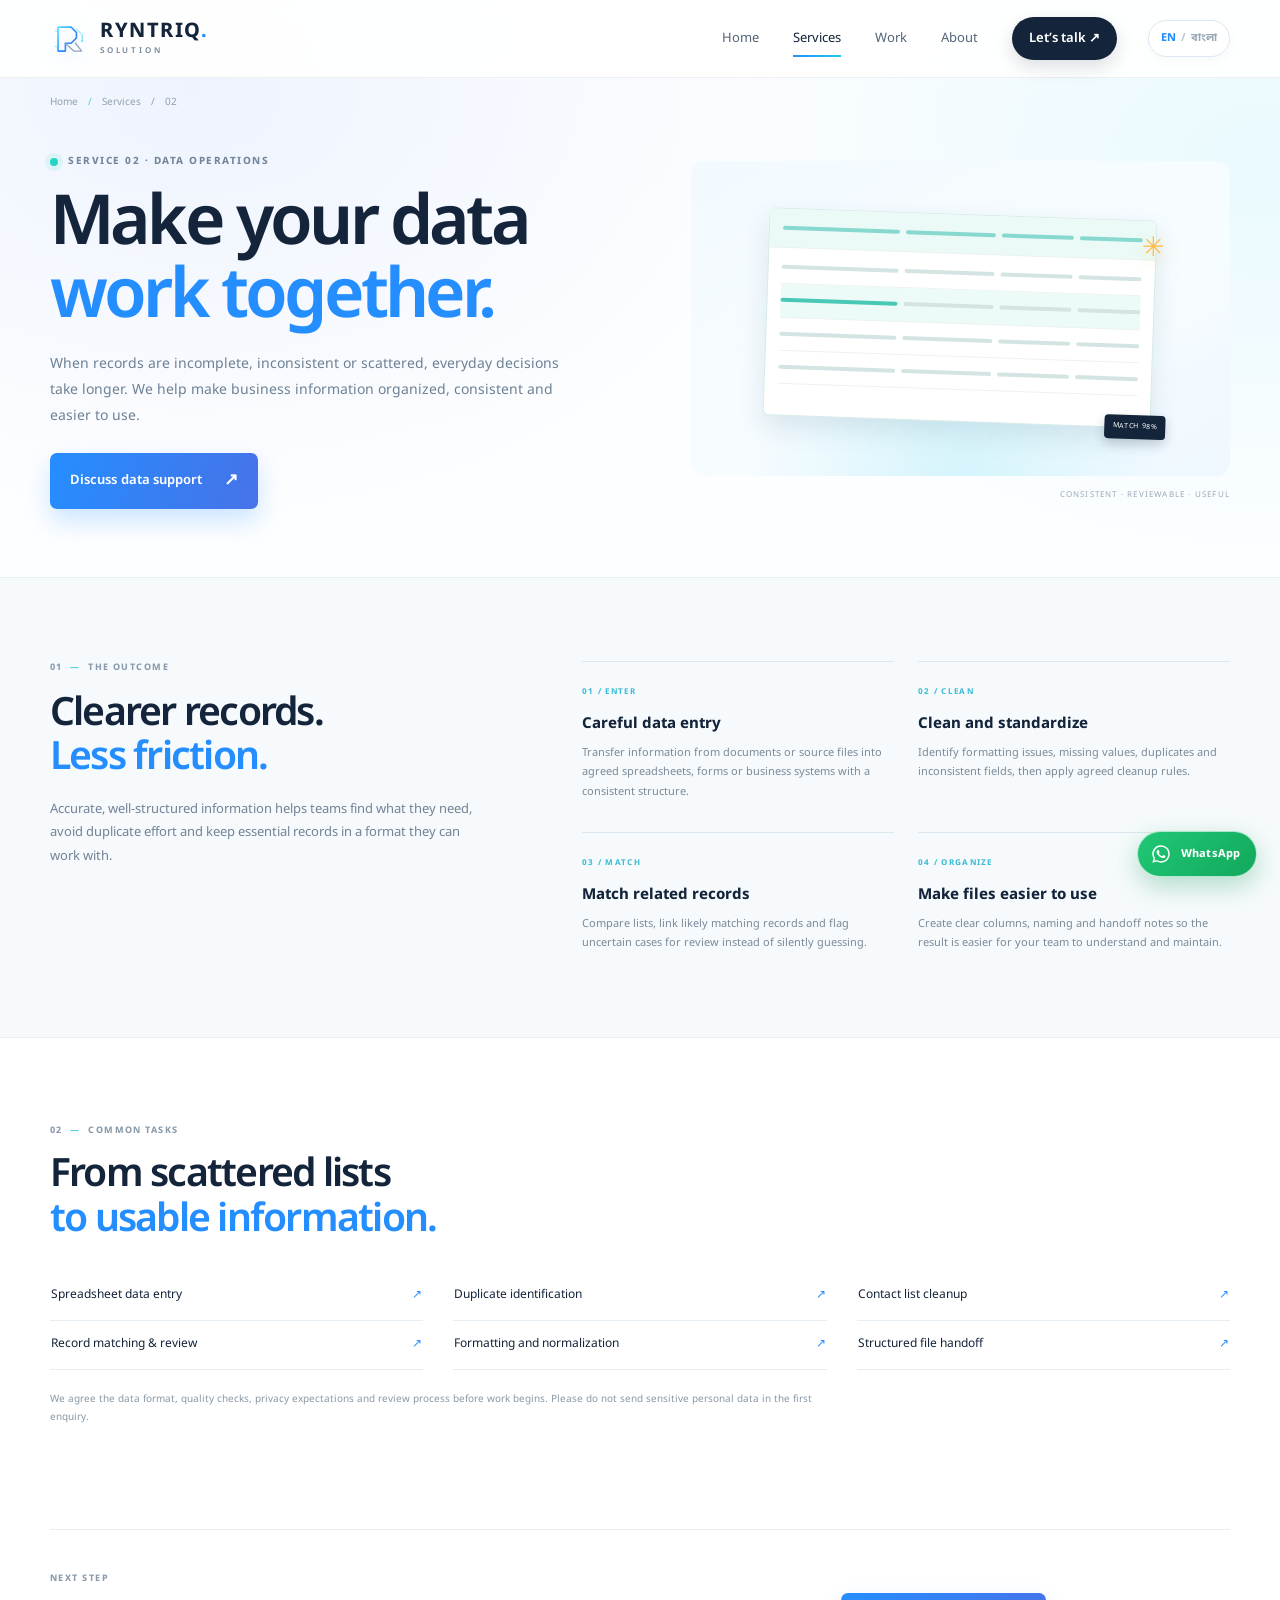
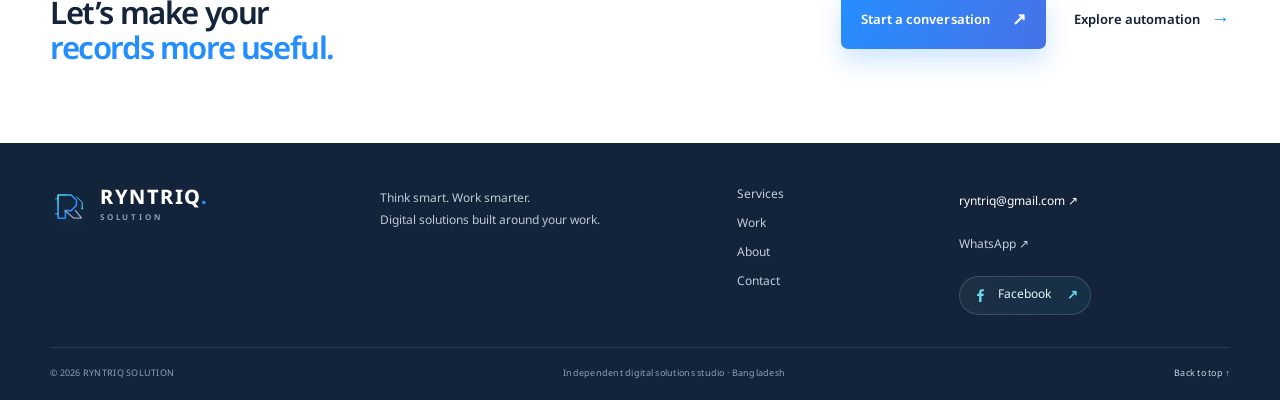
<file: service-data.html>
<!doctype html><html lang="en"><head><meta charset="utf-8"><meta name="viewport" content="width=device-width,initial-scale=1"><title>Data Entry & Data Care — RYNTRIQ</title><link rel="preconnect" href="https://fonts.googleapis.com"><link rel="preconnect" href="https://fonts.gstatic.com" crossorigin><link href="https://fonts.googleapis.com/css2?family=Google+Sans+Flex:opsz,wght@6..144,400..700&family=Noto+Sans+Bengali:wght@400;500;600;700&display=swap" rel="stylesheet"><link rel="stylesheet" href="styles.css"></head><body data-page="data"><div class="page-wash"></div><header class="site-header"><a class="brand" href="index.html"><img src="assets/ryntriq-mark.svg" alt="" class="brand-mark"><span class="brand-name">RYNTRIQ<span class="brand-dot">.</span><small>SOLUTION</small></span></a><button class="menu-toggle" aria-label="Open menu" aria-expanded="false"><i></i><i></i></button><nav class="main-nav"><a href="index.html" data-i18n="nav_home">Home</a><a class="active" href="services.html" data-i18n="nav_services">Services</a><a href="work.html" data-i18n="nav_work">Work</a><a href="about.html" data-i18n="nav_about">About</a><a href="contact.html" class="nav-contact" data-i18n="nav_contact">Let’s talk ↗</a></nav><button class="language-toggle" aria-label="Switch language"><span class="lang-en active">EN</span><span class="lang-divider">/</span><span class="lang-bn">বাংলা</span></button></header><main><section class="detail-hero section-wrap"><div class="breadcrumbs"><a href="index.html" data-i18n="nav_home">Home</a><span>/</span><a href="services.html" data-i18n="nav_services">Services</a><span>/</span><span>02</span></div><div class="detail-hero-grid"><div class="reveal"><div class="eyebrow"><span class="status-dot"></span><span data-i18n="data_eyebrow">SERVICE 02 · DATA OPERATIONS</span></div><h1 data-i18n="data_title">Make your data<br><em>work together.</em></h1><p data-i18n="data_intro">When records are incomplete, inconsistent or scattered, everyday decisions take longer. We help make business information organized, consistent and easier to use.</p><a class="button button-primary" href="contact.html?service=Data%20entry%20and%20cleaning"><span data-i18n="data_cta">Discuss data support</span><b>↗</b></a></div><div class="detail-art reveal"><div class="service-visual visual-data"><div class="data-sheet"><div class="sheet-head"><i></i><i></i><i></i><i></i></div><div class="sheet-row"><i></i><i></i><i></i><i></i></div><div class="sheet-row active"><i></i><i></i><i></i><i></i></div><div class="sheet-row"><i></i><i></i><i></i><i></i></div><div class="sheet-row"><i></i><i></i><i></i><i></i></div><div class="match-tag">MATCH 98%</div></div><div class="visual-spark">✳</div></div><span class="art-footnote">CONSISTENT · REVIEWABLE · USEFUL</span></div></div></section><section class="detail-content"><div class="section-wrap detail-content-grid"><div class="detail-sticky"><div class="section-index">01 <span>—</span> THE OUTCOME</div><h2 data-i18n="data_outcome_title">Clearer records.<br><em>Less friction.</em></h2><p data-i18n="data_outcome_copy">Accurate, well-structured information helps teams find what they need, avoid duplicate effort and keep essential records in a format they can work with.</p></div><div class="detail-columns"><article class="detail-feature reveal"><span>01 / ENTER</span><h3 data-i18n="data_f1">Careful data entry</h3><p data-i18n="data_f1c">Transfer information from documents or source files into agreed spreadsheets, forms or business systems with a consistent structure.</p></article><article class="detail-feature reveal"><span>02 / CLEAN</span><h3 data-i18n="data_f2">Clean and standardize</h3><p data-i18n="data_f2c">Identify formatting issues, missing values, duplicates and inconsistent fields, then apply agreed cleanup rules.</p></article><article class="detail-feature reveal"><span>03 / MATCH</span><h3 data-i18n="data_f3">Match related records</h3><p data-i18n="data_f3c">Compare lists, link likely matching records and flag uncertain cases for review instead of silently guessing.</p></article><article class="detail-feature reveal"><span>04 / ORGANIZE</span><h3 data-i18n="data_f4">Make files easier to use</h3><p data-i18n="data_f4c">Create clear columns, naming and handoff notes so the result is easier for your team to understand and maintain.</p></article></div></div></section><section class="deliverables-section"><div class="section-wrap"><div class="section-index">02 <span>—</span> COMMON TASKS</div><h2 data-i18n="data_deliver_title">From scattered lists<br><em>to usable information.</em></h2><div class="deliverable-grid"><span>Spreadsheet data entry <i>↗</i></span><span>Duplicate identification <i>↗</i></span><span>Contact list cleanup <i>↗</i></span><span>Record matching & review <i>↗</i></span><span>Formatting and normalization <i>↗</i></span><span>Structured file handoff <i>↗</i></span></div><p class="scope-note" data-i18n="data_scope">We agree the data format, quality checks, privacy expectations and review process before work begins. Please do not send sensitive personal data in the first enquiry.</p></div></section><section class="related-section section-wrap"><div><div class="section-index">NEXT STEP</div><h2 data-i18n="data_next">Let’s make your<br><em>records more useful.</em></h2></div><a class="button button-primary" href="contact.html?service=Data%20entry%20and%20cleaning"><span data-i18n="cta_button">Start a conversation</span><b>↗</b></a><a class="text-link" href="service-automation.html"><span data-i18n="next_auto">Explore automation</span><b>→</b></a></section></main><footer class="site-footer"><div class="section-wrap footer-main"><a class="brand footer-brand" href="index.html"><img src="assets/ryntriq-mark.svg" alt="" class="brand-mark"><span class="brand-name">RYNTRIQ<span class="brand-dot">.</span><small>SOLUTION</small></span></a><p data-i18n="footer_tagline">Think smart. Work smarter.<br>Digital solutions built around your work.</p><div class="footer-links"><a href="services.html" data-i18n="nav_services">Services</a><a href="work.html" data-i18n="nav_work">Work</a><a href="about.html" data-i18n="nav_about">About</a><a href="contact.html" data-i18n="nav_contact">Contact</a></div><div class="footer-contact"><a href="mailto:ryntriq@gmail.com">ryntriq@gmail.com ↗</a><a href="https://wa.me/8801977835719" target="_blank" rel="noopener">WhatsApp ↗</a></div></div><div class="section-wrap footer-bottom"><span>© <span class="year"></span> RYNTRIQ SOLUTION</span><span data-i18n="footer_note">Independent digital solutions studio · Bangladesh</span><a href="#top" data-i18n="back_top">Back to top ↑</a></div></footer><script src="script.js?v=ryntriq-20261015-8"></script></body></html>
</file>
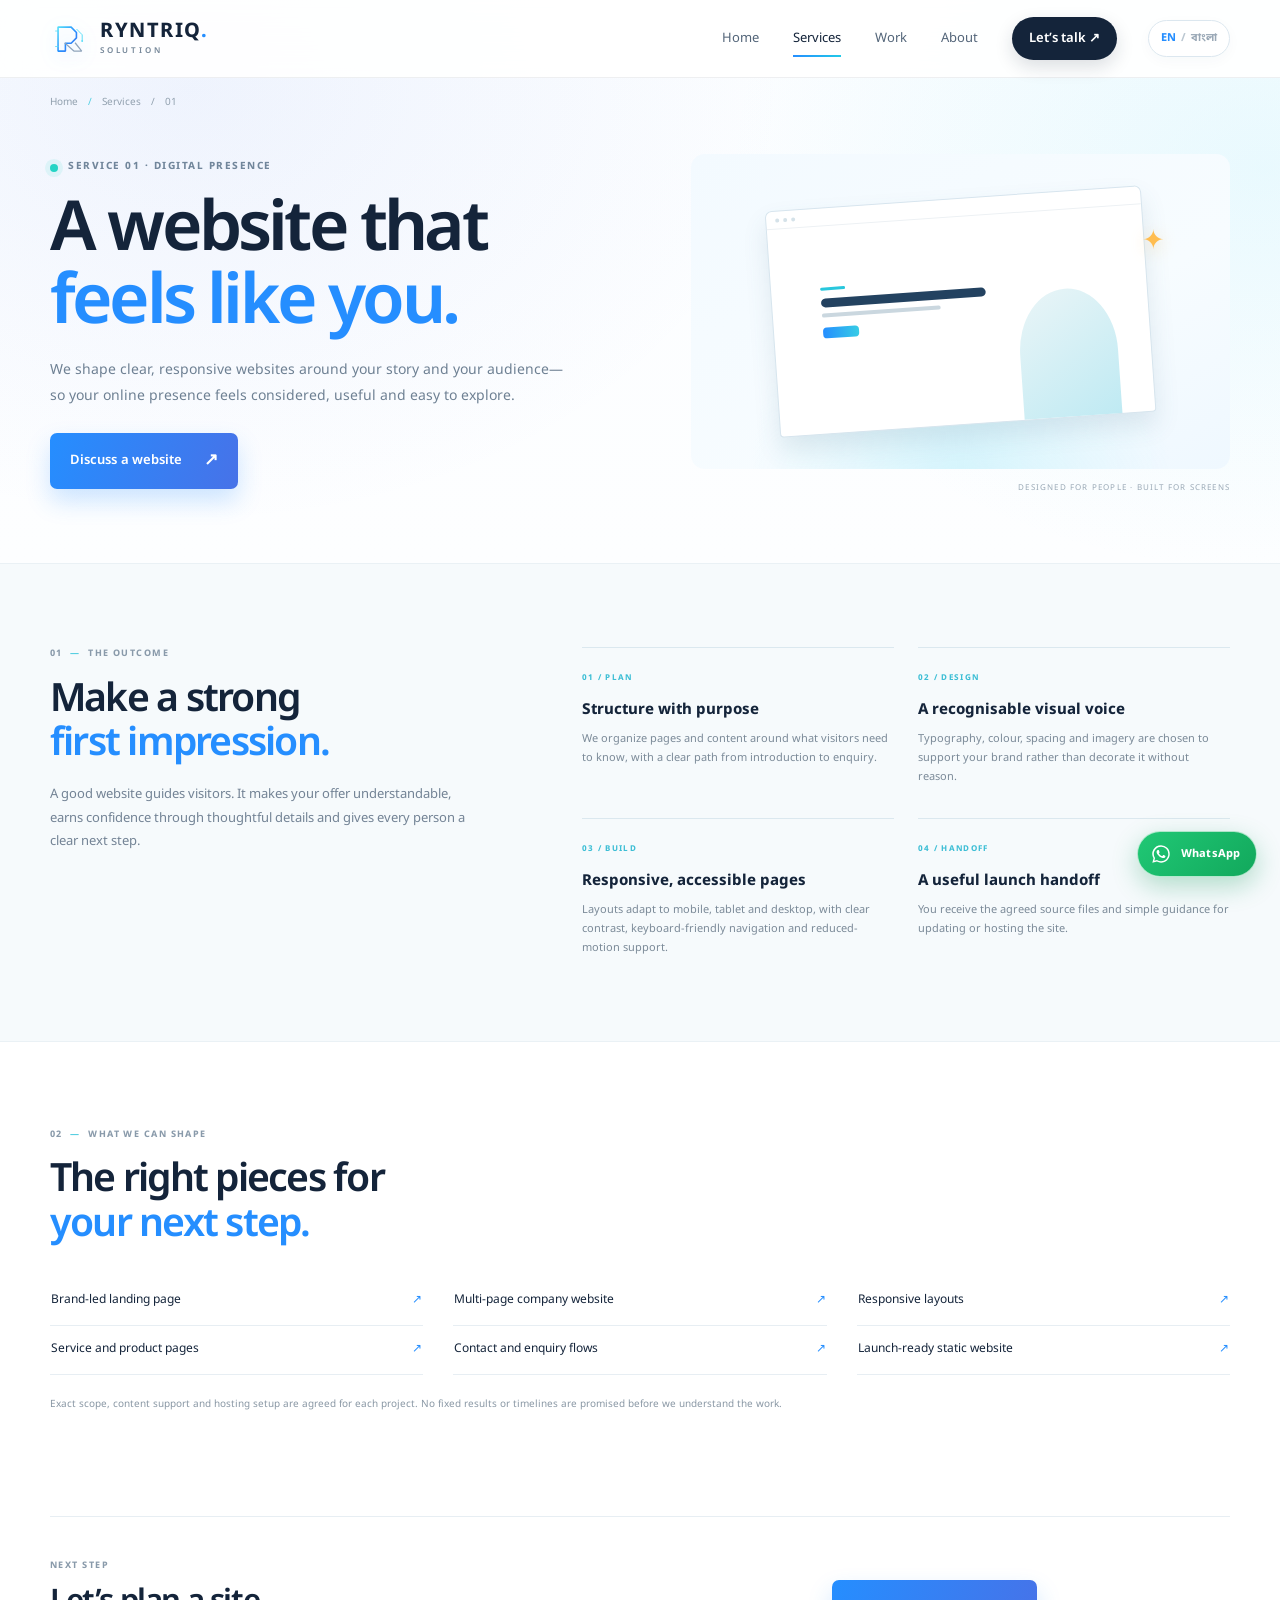
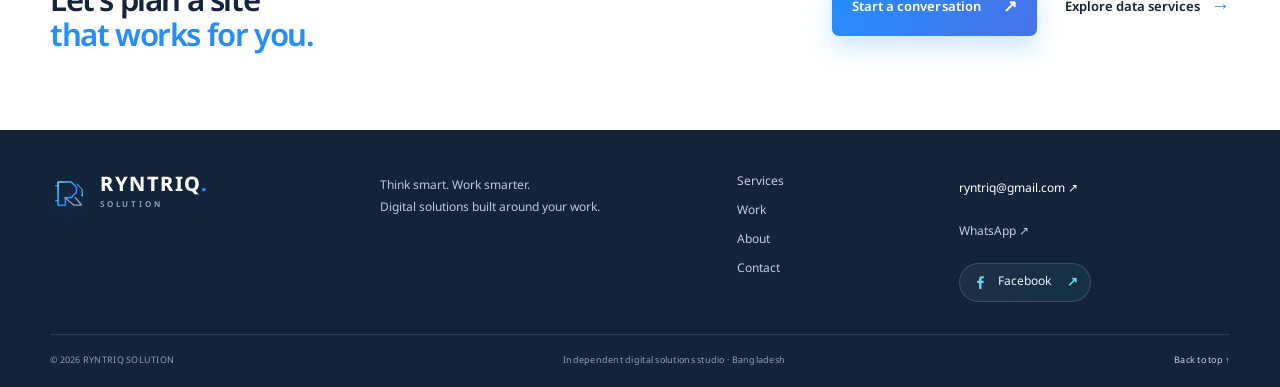
<file: service-web.html>
<!doctype html><html lang="en"><head><meta charset="utf-8"><meta name="viewport" content="width=device-width,initial-scale=1"><title>Web Design & Development — RYNTRIQ</title><link rel="preconnect" href="https://fonts.googleapis.com"><link rel="preconnect" href="https://fonts.gstatic.com" crossorigin><link href="https://fonts.googleapis.com/css2?family=Google+Sans+Flex:opsz,wght@6..144,400..700&family=Noto+Sans+Bengali:wght@400;500;600;700&display=swap" rel="stylesheet"><link rel="stylesheet" href="styles.css"></head><body data-page="web"><div class="page-wash"></div><header class="site-header"><a class="brand" href="index.html"><img src="assets/ryntriq-mark.svg" alt="" class="brand-mark"><span class="brand-name">RYNTRIQ<span class="brand-dot">.</span><small>SOLUTION</small></span></a><button class="menu-toggle" aria-label="Open menu" aria-expanded="false"><i></i><i></i></button><nav class="main-nav"><a href="index.html" data-i18n="nav_home">Home</a><a class="active" href="services.html" data-i18n="nav_services">Services</a><a href="work.html" data-i18n="nav_work">Work</a><a href="about.html" data-i18n="nav_about">About</a><a href="contact.html" class="nav-contact" data-i18n="nav_contact">Let’s talk ↗</a></nav><button class="language-toggle" aria-label="Switch language"><span class="lang-en active">EN</span><span class="lang-divider">/</span><span class="lang-bn">বাংলা</span></button></header><main><section class="detail-hero section-wrap"><div class="breadcrumbs"><a href="index.html" data-i18n="nav_home">Home</a><span>/</span><a href="services.html" data-i18n="nav_services">Services</a><span>/</span><span>01</span></div><div class="detail-hero-grid"><div class="reveal"><div class="eyebrow"><span class="status-dot"></span><span data-i18n="web_eyebrow">SERVICE 01 · DIGITAL PRESENCE</span></div><h1 data-i18n="web_title">A website that<br><em>feels like you.</em></h1><p data-i18n="web_intro">We shape clear, responsive websites around your story and your audience—so your online presence feels considered, useful and easy to explore.</p><a class="button button-primary" href="contact.html?service=Website%20design"><span data-i18n="web_cta">Discuss a website</span><b>↗</b></a></div><div class="detail-art reveal"><div class="service-visual visual-web"><div class="browser-frame"><div class="browser-bar"><i></i><i></i><i></i></div><div class="browser-content"><span></span><strong></strong><small></small><div class="browser-button"></div></div><div class="browser-side"></div></div><div class="visual-spark">✦</div></div><span class="art-footnote">DESIGNED FOR PEOPLE · BUILT FOR SCREENS</span></div></div></section><section class="detail-content"><div class="section-wrap detail-content-grid"><div class="detail-sticky"><div class="section-index">01 <span>—</span> THE OUTCOME</div><h2 data-i18n="web_outcome_title">Make a strong<br><em>first impression.</em></h2><p data-i18n="web_outcome_copy">A good website guides visitors. It makes your offer understandable, earns confidence through thoughtful details and gives every person a clear next step.</p></div><div class="detail-columns"><article class="detail-feature reveal"><span>01 / PLAN</span><h3 data-i18n="web_f1">Structure with purpose</h3><p data-i18n="web_f1c">We organize pages and content around what visitors need to know, with a clear path from introduction to enquiry.</p></article><article class="detail-feature reveal"><span>02 / DESIGN</span><h3 data-i18n="web_f2">A recognisable visual voice</h3><p data-i18n="web_f2c">Typography, colour, spacing and imagery are chosen to support your brand rather than decorate it without reason.</p></article><article class="detail-feature reveal"><span>03 / BUILD</span><h3 data-i18n="web_f3">Responsive, accessible pages</h3><p data-i18n="web_f3c">Layouts adapt to mobile, tablet and desktop, with clear contrast, keyboard-friendly navigation and reduced-motion support.</p></article><article class="detail-feature reveal"><span>04 / HANDOFF</span><h3 data-i18n="web_f4">A useful launch handoff</h3><p data-i18n="web_f4c">You receive the agreed source files and simple guidance for updating or hosting the site.</p></article></div></div></section><section class="deliverables-section"><div class="section-wrap"><div class="section-index">02 <span>—</span> WHAT WE CAN SHAPE</div><h2 data-i18n="web_deliver_title">The right pieces for<br><em>your next step.</em></h2><div class="deliverable-grid"><span>Brand-led landing page <i>↗</i></span><span>Multi-page company website <i>↗</i></span><span>Responsive layouts <i>↗</i></span><span>Service and product pages <i>↗</i></span><span>Contact and enquiry flows <i>↗</i></span><span>Launch-ready static website <i>↗</i></span></div><p class="scope-note" data-i18n="scope_note">Exact scope, content support and hosting setup are agreed for each project. No fixed results or timelines are promised before we understand the work.</p></div></section><section class="related-section section-wrap"><div><div class="section-index">NEXT STEP</div><h2 data-i18n="detail_next">Let’s plan a site<br><em>that works for you.</em></h2></div><a class="button button-primary" href="contact.html?service=Website%20design"><span data-i18n="cta_button">Start a conversation</span><b>↗</b></a><a class="text-link" href="service-data.html"><span data-i18n="next_service">Explore data services</span><b>→</b></a></section></main><footer class="site-footer"><div class="section-wrap footer-main"><a class="brand footer-brand" href="index.html"><img src="assets/ryntriq-mark.svg" alt="" class="brand-mark"><span class="brand-name">RYNTRIQ<span class="brand-dot">.</span><small>SOLUTION</small></span></a><p data-i18n="footer_tagline">Think smart. Work smarter.<br>Digital solutions built around your work.</p><div class="footer-links"><a href="services.html" data-i18n="nav_services">Services</a><a href="work.html" data-i18n="nav_work">Work</a><a href="about.html" data-i18n="nav_about">About</a><a href="contact.html" data-i18n="nav_contact">Contact</a></div><div class="footer-contact"><a href="mailto:ryntriq@gmail.com">ryntriq@gmail.com ↗</a><a href="https://wa.me/8801977835719" target="_blank" rel="noopener">WhatsApp ↗</a></div></div><div class="section-wrap footer-bottom"><span>© <span class="year"></span> RYNTRIQ SOLUTION</span><span data-i18n="footer_note">Independent digital solutions studio · Bangladesh</span><a href="#top" data-i18n="back_top">Back to top ↑</a></div></footer><script src="script.js?v=ryntriq-20261015-8"></script></body></html>
</file>
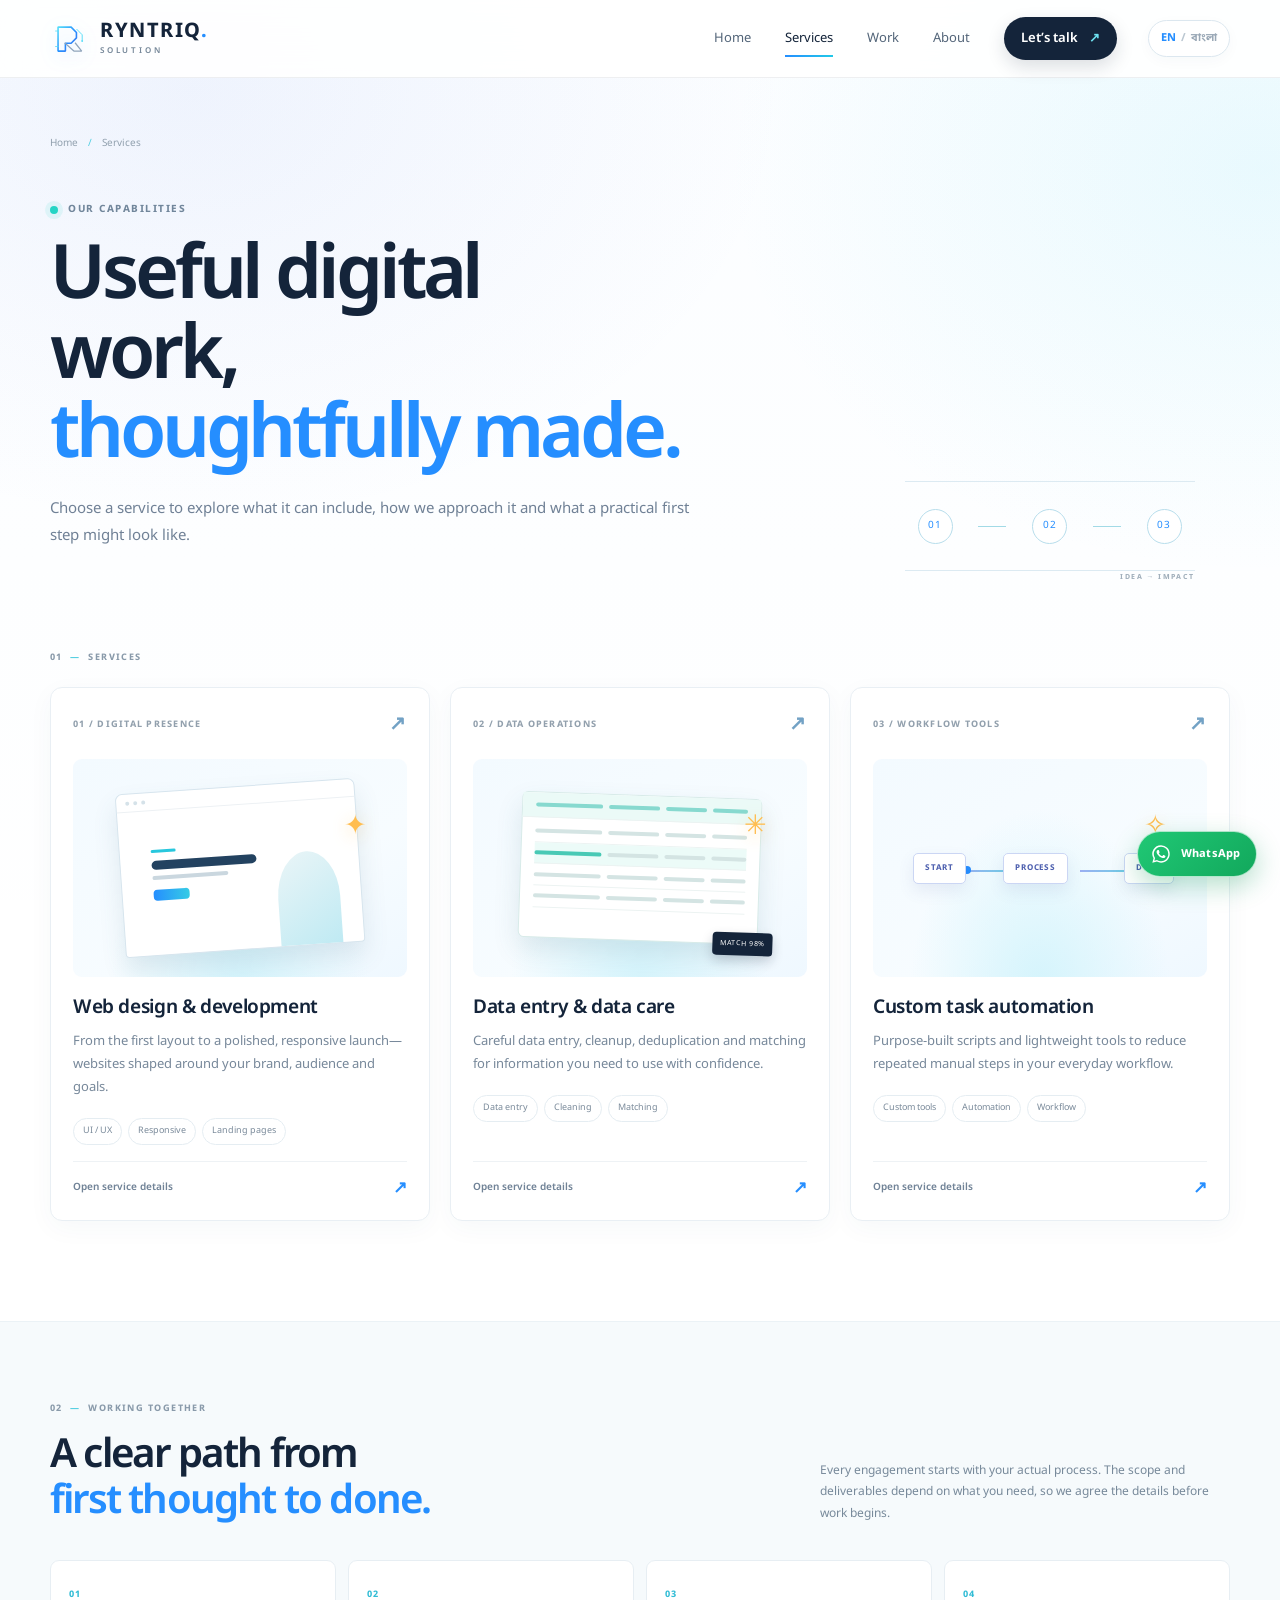
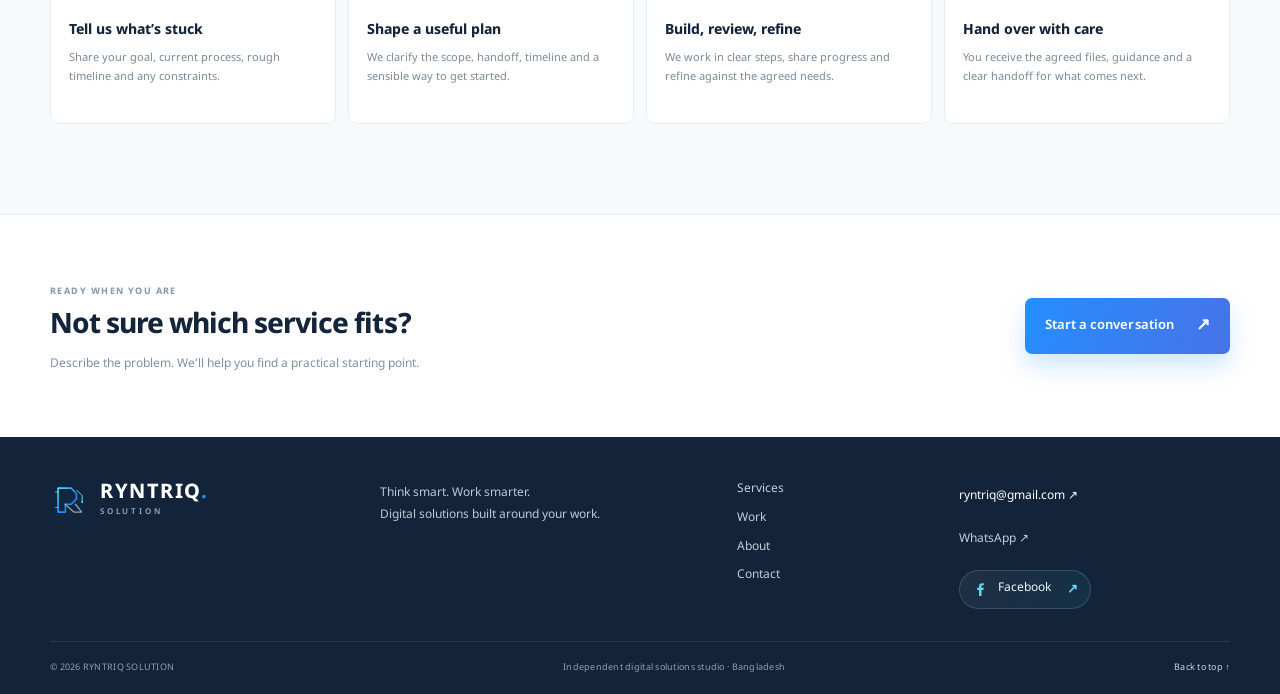
<file: services.html>
<!doctype html><html lang="en"><head><meta charset="utf-8"><meta name="viewport" content="width=device-width,initial-scale=1"><meta name="theme-color" content="#f7fbff"><meta name="description" content="Explore RYNTRIQ website design, data services and custom automation."><title>Services — RYNTRIQ</title><link rel="preconnect" href="https://fonts.googleapis.com"><link rel="preconnect" href="https://fonts.gstatic.com" crossorigin><link href="https://fonts.googleapis.com/css2?family=Google+Sans+Flex:opsz,wght@6..144,400..700&family=Noto+Sans+Bengali:wght@400;500;600;700&display=swap" rel="stylesheet"><link rel="stylesheet" href="styles.css"></head><body data-page="services"><div class="page-wash"></div>
<header class="site-header"><a class="brand" href="index.html"><img src="assets/ryntriq-mark.svg" alt="" class="brand-mark"><span class="brand-name">RYNTRIQ<span class="brand-dot">.</span><small>SOLUTION</small></span></a><button class="menu-toggle" aria-label="Open menu" aria-expanded="false"><i></i><i></i></button><nav class="main-nav"><a href="index.html" data-i18n="nav_home">Home</a><a class="active" href="services.html" data-i18n="nav_services">Services</a><a href="work.html" data-i18n="nav_work">Work</a><a href="about.html" data-i18n="nav_about">About</a><a href="contact.html" class="nav-contact" data-i18n="nav_contact">Let’s talk <span>↗</span></a></nav><button class="language-toggle" aria-label="Switch language"><span class="lang-en active">EN</span><span class="lang-divider">/</span><span class="lang-bn">বাংলা</span></button></header>
<main><section class="page-hero section-wrap"><div class="breadcrumbs"><a href="index.html" data-i18n="nav_home">Home</a><span>/</span><span data-i18n="nav_services">Services</span></div><div class="eyebrow"><span class="status-dot"></span><span data-i18n="services_eyebrow">OUR CAPABILITIES</span></div><h1 data-i18n="services_page_title">Useful digital work,<br><em>thoughtfully made.</em></h1><p data-i18n="services_page_copy">Choose a service to explore what it can include, how we approach it and what a practical first step might look like.</p><div class="page-hero-art"><span>01</span><i></i><span>02</span><i></i><span>03</span><b>IDEA → IMPACT</b></div></section>
<section class="section-wrap all-services"><div class="section-index">01 <span>—</span> SERVICES</div><div class="service-list-grid">
<a class="service-card detail-card reveal" href="service-web.html"><div class="card-top"><span>01 / DIGITAL PRESENCE</span><span class="card-arrow">↗</span></div><div class="service-visual visual-web"><div class="browser-frame"><div class="browser-bar"><i></i><i></i><i></i></div><div class="browser-content"><span></span><strong></strong><small></small><div class="browser-button"></div></div><div class="browser-side"></div></div><div class="visual-spark">✦</div></div><h2 data-i18n="svc_web_title">Web design & development</h2><p data-i18n="svc_web_long">From the first layout to a polished, responsive launch—websites shaped around your brand, audience and goals.</p><div class="tag-row"><span>UI / UX</span><span>Responsive</span><span>Landing pages</span></div><div class="card-foot"><span data-i18n="open_service">Open service details</span><b>↗</b></div></a>
<a class="service-card detail-card reveal" href="service-data.html"><div class="card-top"><span>02 / DATA OPERATIONS</span><span class="card-arrow">↗</span></div><div class="service-visual visual-data"><div class="data-sheet"><div class="sheet-head"><i></i><i></i><i></i><i></i></div><div class="sheet-row"><i></i><i></i><i></i><i></i></div><div class="sheet-row active"><i></i><i></i><i></i><i></i></div><div class="sheet-row"><i></i><i></i><i></i><i></i></div><div class="sheet-row"><i></i><i></i><i></i><i></i></div><div class="match-tag">MATCH 98%</div></div><div class="visual-spark">✳</div></div><h2 data-i18n="svc_data_title">Data entry & data care</h2><p data-i18n="svc_data_long">Careful data entry, cleanup, deduplication and matching for information you need to use with confidence.</p><div class="tag-row"><span>Data entry</span><span>Cleaning</span><span>Matching</span></div><div class="card-foot"><span data-i18n="open_service">Open service details</span><b>↗</b></div></a>
<a class="service-card detail-card reveal" href="service-automation.html"><div class="card-top"><span>03 / WORKFLOW TOOLS</span><span class="card-arrow">↗</span></div><div class="service-visual visual-auto"><div class="flow-node node-a">START</div><div class="flow-line line-a"></div><div class="flow-node node-b">PROCESS</div><div class="flow-line line-b"></div><div class="flow-node node-c">DONE</div><div class="flow-dot"></div><div class="visual-spark">✧</div></div><h2 data-i18n="svc_auto_title">Custom task automation</h2><p data-i18n="svc_auto_long">Purpose-built scripts and lightweight tools to reduce repeated manual steps in your everyday workflow.</p><div class="tag-row"><span>Custom tools</span><span>Automation</span><span>Workflow</span></div><div class="card-foot"><span data-i18n="open_service">Open service details</span><b>↗</b></div></a></div></section>
<section class="service-process"><div class="section-wrap"><div class="section-index">02 <span>—</span> WORKING TOGETHER</div><div class="section-heading"><h2 data-i18n="process_title">A clear path from<br><em>first thought to done.</em></h2><p data-i18n="process_copy">Every engagement starts with your actual process. The scope and deliverables depend on what you need, so we agree the details before work begins.</p></div><div class="steps-grid"><article class="step-card reveal"><span>01</span><h3 data-i18n="step1_title">Tell us what’s stuck</h3><p data-i18n="step1_copy">Share your goal, current process, rough timeline and any constraints.</p></article><article class="step-card reveal"><span>02</span><h3 data-i18n="step2_title">Shape a useful plan</h3><p data-i18n="step2_copy">We clarify the scope, handoff, timeline and a sensible way to get started.</p></article><article class="step-card reveal"><span>03</span><h3 data-i18n="step3_title">Build, review, refine</h3><p data-i18n="step3_copy">We work in clear steps, share progress and refine against the agreed needs.</p></article><article class="step-card reveal"><span>04</span><h3 data-i18n="step4_title">Hand over with care</h3><p data-i18n="step4_copy">You receive the agreed files, guidance and a clear handoff for what comes next.</p></article></div></div></section>
<section class="cta-strip section-wrap"><div><span class="section-index">READY WHEN YOU ARE</span><h2 data-i18n="services_cta_title">Not sure which service fits?</h2><p data-i18n="services_cta_copy">Describe the problem. We’ll help you find a practical starting point.</p></div><a class="button button-primary" href="contact.html"><span data-i18n="cta_button">Start a conversation</span><b>↗</b></a></section></main>
<footer class="site-footer"><div class="section-wrap footer-main"><a class="brand footer-brand" href="index.html"><img src="assets/ryntriq-mark.svg" alt="" class="brand-mark"><span class="brand-name">RYNTRIQ<span class="brand-dot">.</span><small>SOLUTION</small></span></a><p data-i18n="footer_tagline">Think smart. Work smarter.<br>Digital solutions built around your work.</p><div class="footer-links"><a href="services.html" data-i18n="nav_services">Services</a><a href="work.html" data-i18n="nav_work">Work</a><a href="about.html" data-i18n="nav_about">About</a><a href="contact.html" data-i18n="nav_contact">Contact</a></div><div class="footer-contact"><a href="mailto:ryntriq@gmail.com">ryntriq@gmail.com ↗</a><a href="https://wa.me/8801977835719" target="_blank" rel="noopener">WhatsApp ↗</a></div></div><div class="section-wrap footer-bottom"><span>© <span class="year"></span> RYNTRIQ SOLUTION</span><span data-i18n="footer_note">Independent digital solutions studio · Bangladesh</span><a href="#top" data-i18n="back_top">Back to top ↑</a></div></footer><script src="script.js?v=ryntriq-20261015-8"></script></body></html>
</file>
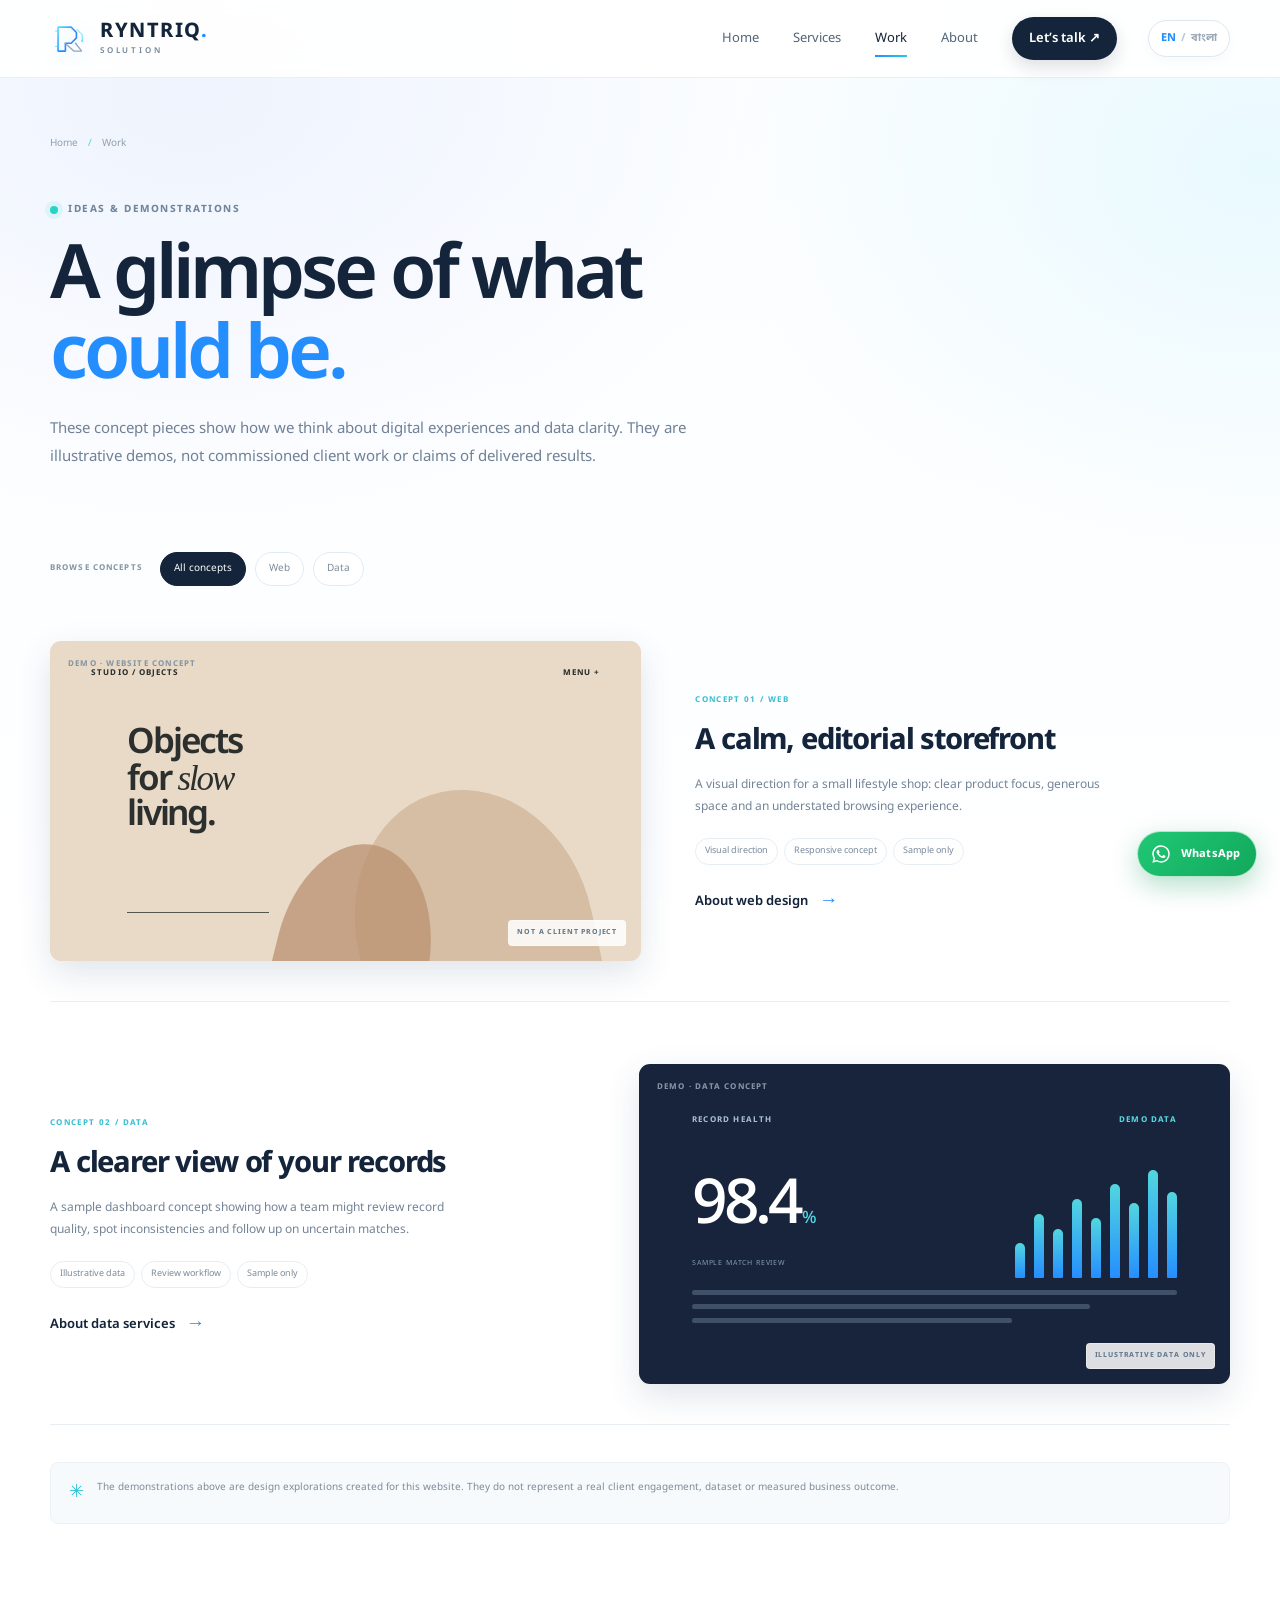
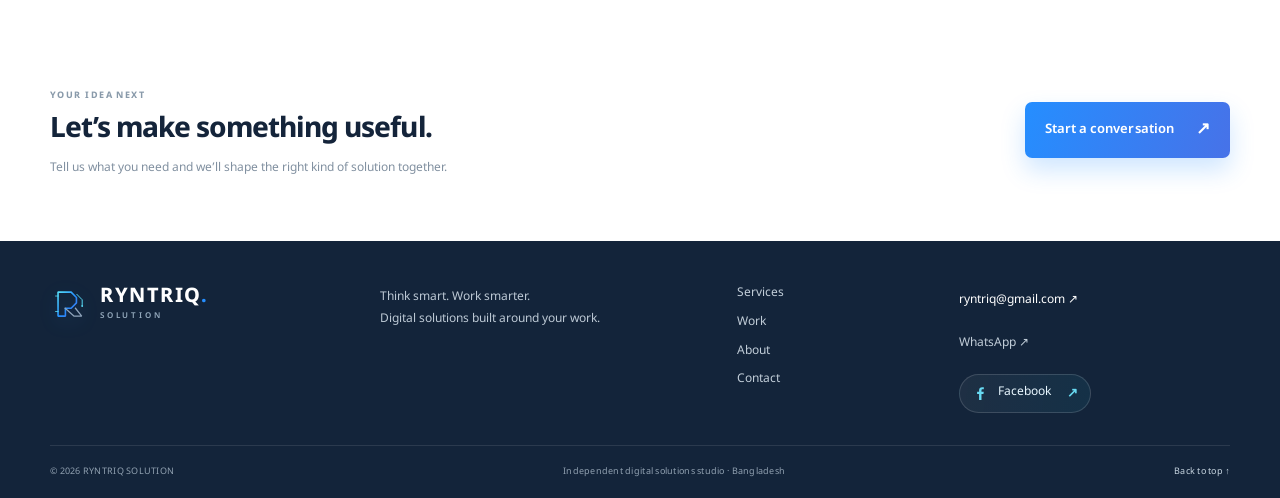
<file: work.html>
<!doctype html><html lang="en"><head><meta charset="utf-8"><meta name="viewport" content="width=device-width,initial-scale=1"><meta name="description" content="Explore RYNTRIQ concept projects and demonstrations."><title>Concept Work — RYNTRIQ</title><link rel="preconnect" href="https://fonts.googleapis.com"><link rel="preconnect" href="https://fonts.gstatic.com" crossorigin><link href="https://fonts.googleapis.com/css2?family=Google+Sans+Flex:opsz,wght@6..144,400..700&family=Noto+Sans+Bengali:wght@400;500;600;700&display=swap" rel="stylesheet"><link rel="stylesheet" href="styles.css"></head><body data-page="work"><div class="page-wash"></div><header class="site-header"><a class="brand" href="index.html"><img src="assets/ryntriq-mark.svg" alt="" class="brand-mark"><span class="brand-name">RYNTRIQ<span class="brand-dot">.</span><small>SOLUTION</small></span></a><button class="menu-toggle" aria-label="Open menu" aria-expanded="false"><i></i><i></i></button><nav class="main-nav"><a href="index.html" data-i18n="nav_home">Home</a><a href="services.html" data-i18n="nav_services">Services</a><a class="active" href="work.html" data-i18n="nav_work">Work</a><a href="about.html" data-i18n="nav_about">About</a><a href="contact.html" class="nav-contact" data-i18n="nav_contact">Let’s talk ↗</a></nav><button class="language-toggle" aria-label="Switch language"><span class="lang-en active">EN</span><span class="lang-divider">/</span><span class="lang-bn">বাংলা</span></button></header><main><section class="page-hero section-wrap"><div class="breadcrumbs"><a href="index.html" data-i18n="nav_home">Home</a><span>/</span><span data-i18n="nav_work">Work</span></div><div class="eyebrow"><span class="status-dot"></span><span data-i18n="work_eyebrow">IDEAS & DEMONSTRATIONS</span></div><h1 data-i18n="work_page_title">A glimpse of what<br><em>could be.</em></h1><p data-i18n="work_page_copy">These concept pieces show how we think about digital experiences and data clarity. They are illustrative demos, not commissioned client work or claims of delivered results.</p></section><section class="section-wrap portfolio"><div class="portfolio-filter"><span data-i18n="portfolio_filter">BROWSE CONCEPTS</span><button class="filter-button active" data-filter="all" data-i18n="filter_all">All concepts</button><button class="filter-button" data-filter="web">Web</button><button class="filter-button" data-filter="data">Data</button></div><article class="portfolio-item reveal" data-category="web"><div class="portfolio-art concept-store"><span class="concept-label">DEMO · WEBSITE CONCEPT</span><div class="store-top">STUDIO / OBJECTS <span>MENU +</span></div><div class="store-shape shape-a"></div><div class="store-shape shape-b"></div><div class="store-word">Objects<br>for <i>slow</i><br>living.</div><div class="store-line"></div><span class="demo-chip">NOT A CLIENT PROJECT</span></div><div class="portfolio-copy"><span class="project-number">CONCEPT 01 / WEB</span><h2 data-i18n="work1_title">A calm, editorial storefront</h2><p data-i18n="work1_copy">A visual direction for a small lifestyle shop: clear product focus, generous space and an understated browsing experience.</p><div class="tag-row"><span>Visual direction</span><span>Responsive concept</span><span>Sample only</span></div><a class="text-link" href="service-web.html"><span data-i18n="related_web">About web design</span><b>→</b></a></div></article><article class="portfolio-item portfolio-reverse reveal" data-category="data"><div class="portfolio-art concept-dashboard"><span class="concept-label">DEMO · DATA CONCEPT</span><div class="dash-label">RECORD HEALTH <span>DEMO DATA</span></div><div class="dash-score">98.4<small>%</small></div><div class="dash-caption">SAMPLE MATCH REVIEW</div><div class="dash-chart"><i></i><i></i><i></i><i></i><i></i><i></i><i></i><i></i><i></i></div><div class="dash-rows"><i></i><i></i><i></i></div><span class="demo-chip">ILLUSTRATIVE DATA ONLY</span></div><div class="portfolio-copy"><span class="project-number">CONCEPT 02 / DATA</span><h2 data-i18n="work2_title">A clearer view of your records</h2><p data-i18n="work2_copy">A sample dashboard concept showing how a team might review record quality, spot inconsistencies and follow up on uncertain matches.</p><div class="tag-row"><span>Illustrative data</span><span>Review workflow</span><span>Sample only</span></div><a class="text-link" href="service-data.html"><span data-i18n="related_data">About data services</span><b>→</b></a></div></article><div class="portfolio-note"><span>✳</span><p data-i18n="portfolio_note">The demonstrations above are design explorations created for this website. They do not represent a real client engagement, dataset or measured business outcome.</p></div></section><section class="cta-strip section-wrap"><div><span class="section-index">YOUR IDEA NEXT</span><h2 data-i18n="work_cta_title">Let’s make something useful.</h2><p data-i18n="work_cta_copy">Tell us what you need and we’ll shape the right kind of solution together.</p></div><a class="button button-primary" href="contact.html"><span data-i18n="cta_button">Start a conversation</span><b>↗</b></a></section></main><footer class="site-footer"><div class="section-wrap footer-main"><a class="brand footer-brand" href="index.html"><img src="assets/ryntriq-mark.svg" alt="" class="brand-mark"><span class="brand-name">RYNTRIQ<span class="brand-dot">.</span><small>SOLUTION</small></span></a><p data-i18n="footer_tagline">Think smart. Work smarter.<br>Digital solutions built around your work.</p><div class="footer-links"><a href="services.html" data-i18n="nav_services">Services</a><a href="work.html" data-i18n="nav_work">Work</a><a href="about.html" data-i18n="nav_about">About</a><a href="contact.html" data-i18n="nav_contact">Contact</a></div><div class="footer-contact"><a href="mailto:ryntriq@gmail.com">ryntriq@gmail.com ↗</a><a href="https://wa.me/8801977835719" target="_blank" rel="noopener">WhatsApp ↗</a></div></div><div class="section-wrap footer-bottom"><span>© <span class="year"></span> RYNTRIQ SOLUTION</span><span data-i18n="footer_note">Independent digital solutions studio · Bangladesh</span><a href="#top" data-i18n="back_top">Back to top ↑</a></div></footer><script src="script.js?v=ryntriq-20261015-8"></script></body></html>
</file>
<file: styles.css>
@import url('https://fonts.googleapis.com/css2?family=Google+Sans+Flex:opsz,wght@6..144,400..700&family=Noto+Sans+Bengali:wght@400;500;600;700&display=swap');
:root{--ink:#14243a;--muted:#68788a;--blue:#258eff;--cyan:#21c9e8;--royal:#4772e8;--pale:#f3f9fd;--line:#e4edf4;--white:#fff;--shadow:0 24px 70px rgba(27,64,101,.11);--soft-shadow:0 14px 34px rgba(29,72,112,.1);--font:'Google Sans Flex','Noto Sans Bengali',Arial,sans-serif;--bn:'Noto Sans Bengali','Google Sans Flex',Arial,sans-serif}
*{box-sizing:border-box}html{scroll-behavior:smooth;scroll-padding-top:90px}body{margin:0;background:#fff;color:var(--ink);font-family:var(--font);font-size:16px;line-height:1.65;overflow-x:hidden;-webkit-font-smoothing:antialiased}body.is-bengali{font-family:var(--bn)}::selection{background:#b5edfa;color:#10243b}a{color:inherit;text-decoration:none}button,input,textarea,select{font:inherit}button{color:inherit}.page-wash{position:absolute;inset:0 0 auto;height:780px;pointer-events:none;z-index:-1;background:radial-gradient(ellipse at 79% 15%,rgba(98,221,246,.12),transparent 30%),radial-gradient(ellipse at 12% 8%,rgba(71,114,232,.07),transparent 30%),linear-gradient(180deg,#fbfdff 0%,#fff 100%)}.section-wrap{width:min(1180px,calc(100% - 64px));margin-inline:auto}
.site-header{height:88px;width:min(1280px,calc(100% - 64px));margin:auto;display:flex;align-items:center;justify-content:space-between;position:relative;z-index:20;border-bottom:1px solid rgba(20,36,58,.07)}.brand{display:inline-flex;align-items:center;gap:11px;min-width:max-content}.brand-mark{width:39px;height:39px;object-fit:contain;filter:drop-shadow(0 5px 9px rgba(37,142,255,.18))}.brand-name{font-weight:700;letter-spacing:.075em;font-size:20px;line-height:1;color:#14243a}.brand-dot{color:var(--blue)}.brand-name small{display:block;font-size:8px;letter-spacing:.35em;font-weight:600;color:#77889a;margin-top:5px}.main-nav{display:flex;align-items:center;gap:34px;margin-left:auto;margin-right:31px}.main-nav a{font-size:13px;color:#536579;transition:color .25s,transform .25s;position:relative}.main-nav a:not(.nav-contact)::after{content:"";position:absolute;height:2px;background:linear-gradient(90deg,var(--blue),var(--cyan));bottom:-8px;left:0;width:0;transition:width .3s}.main-nav a:hover,.main-nav a.active{color:var(--ink)}.main-nav a:hover:after,.main-nav a.active:not(.nav-contact):after{width:100%}.main-nav .nav-contact{padding:11px 17px;border-radius:50px;background:#14243a;color:white;font-weight:600;box-shadow:0 7px 18px #14243a25}.nav-contact span{margin-left:8px;color:#6ee1f1}.main-nav .nav-contact:hover{background:var(--blue);transform:translateY(-2px)}.language-toggle{border:1px solid #dce7ef;border-radius:30px;background:#fff;padding:8px 12px;font-size:11px;font-weight:700;cursor:pointer;box-shadow:0 4px 14px #193a5b08;transition:.2s}.language-toggle:hover{border-color:var(--cyan);box-shadow:0 5px 16px #258eff20;transform:translateY(-1px)}.lang-en,.lang-bn{color:#9aa8b6}.lang-en.active,.lang-bn.active{color:var(--blue)}.lang-divider{color:#bbc7d1;margin:0 5px}.menu-toggle{display:none}
.hero{min-height:665px;position:relative;display:grid;grid-template-columns:1fr 1.04fr;align-items:center;padding-top:50px;padding-bottom:78px;gap:30px}.hero-copy{position:relative;z-index:2;padding-bottom:24px}.eyebrow{display:flex;align-items:center;gap:10px;font-size:10px;font-weight:700;letter-spacing:.15em;color:#71869b;text-transform:uppercase}.status-dot{width:8px;height:8px;border-radius:50%;background:#25d4c5;box-shadow:0 0 0 5px #25d4c51a;animation:pulse 2s infinite}.hero h1,.page-hero h1,.detail-hero h1,.contact-hero h1,.sent-main h1{font-size:clamp(46px,5.25vw,73px);line-height:1.06;letter-spacing:-.055em;font-weight:600;margin:25px 0 20px;max-width:630px}.hero h1 em,.page-hero h1 em,.detail-hero h1 em,.contact-hero h1 em,.sent-main h1 em,.section-heading h2 em,.approach-copy h2 em,.cta-inner h2 em,.detail-sticky h2 em,.deliverables-section h2 em,.related-section h2 em{font-style:normal;color:var(--blue);position:relative;white-space:normal}.hero h1 em:after{content:"";position:absolute;left:3px;right:8%;bottom:-3px;height:10px;background:linear-gradient(90deg,#58dcf45c,#82e8d94d);border-radius:60%;z-index:-1;transform:rotate(-1.8deg)}.hero-lede{font-size:16px;line-height:1.8;color:#66798d;max-width:490px;margin:0}.hero-actions{display:flex;align-items:center;gap:28px;margin-top:30px}.button{display:inline-flex;align-items:center;justify-content:center;gap:22px;padding:14px 20px;border-radius:7px;font-weight:600;font-size:13px;letter-spacing:.005em;transition:transform .25s,box-shadow .25s,background .25s;cursor:pointer;border:0}.button b{font-size:17px;transition:transform .25s}.button:hover{transform:translateY(-3px)}.button:hover b{transform:translate(3px,-2px)}.button-primary{background:linear-gradient(110deg,#258eff,#4772e8);color:#fff;box-shadow:0 12px 24px #258eff38}.button-primary:hover{box-shadow:0 17px 33px #258eff55}.text-link{font-size:13px;font-weight:600;display:inline-flex;align-items:center;gap:11px;color:var(--ink)}.text-link b{color:var(--blue);font-size:19px;transition:transform .2s}.text-link:hover b{transform:translateX(5px)}.hero-note{display:flex;align-items:center;gap:12px;color:#9aa8b5;font-size:11px;margin-top:51px}.note-line{width:26px;height:1px;background:#38c8e1}.hero-art{height:460px;position:relative;perspective:900px;--mx:0;--my:0}.art-orbit{position:absolute;border:1px solid #b8d8ea7a;border-radius:50%;left:13%;top:4%;width:76%;height:90%;transform:rotate(-28deg) translate(calc(var(--mx)*-10px),calc(var(--my)*-10px));transition:transform .5s}.orbit-two{left:21%;top:13%;width:62%;height:72%;transform:rotate(27deg) translate(calc(var(--mx)*-7px),calc(var(--my)*-7px));border-color:#53d5e448}.art-glow{position:absolute;width:340px;height:320px;left:24%;top:15%;border-radius:50%;background:radial-gradient(circle,#72dcf83d 0,rgba(63,150,232,.12) 38%,transparent 71%);filter:blur(8px);animation:breathe 6s ease-in-out infinite}.art-core{position:absolute;width:222px;height:222px;left:calc(50% - 111px);top:calc(50% - 111px);background:linear-gradient(145deg,#fff,#f5fbff);border:1px solid #fff;border-radius:48% 52% 55% 45%;box-shadow:0 25px 75px #205f8731,inset 0 0 0 1px #c5e8f2,0 0 0 12px #ffffff71;display:flex;align-items:center;justify-content:center;flex-direction:column;animation:float 6s ease-in-out infinite;transform:translate(calc(var(--mx)*8px),calc(var(--my)*8px)) rotate(-2deg)}.art-core img{width:76px;height:76px}.art-core span{font-size:9px;letter-spacing:.21em;color:#6c8297;font-weight:700;margin-top:9px}.float-card{position:absolute;display:flex;align-items:center;gap:12px;background:#fff;border:1px solid #e8f0f5;border-radius:11px;padding:13px 15px;box-shadow:0 13px 38px #1c496921;animation:float 5s ease-in-out infinite}.float-card small{display:block;font-size:8px;letter-spacing:.12em;color:#8c9aab;font-weight:700}.float-card b{display:block;font-size:11px;margin-top:3px}.float-card .float-arrow{font-size:17px;color:var(--blue);margin-left:7px}.float-web{top:16%;left:4%}.float-data{top:39%;right:-2%;animation-delay:-1.3s}.float-flow{bottom:10%;left:12%;animation-delay:-2.4s}.mini-icon{width:34px;height:34px;border-radius:9px;display:grid;place-items:center;font-size:17px}.icon-window{color:#258eff;background:#edf7ff}.icon-data{color:#00b9be;background:#e9fcfa}.icon-flow{color:#5973e7;background:#f1f0ff}.art-caption{position:absolute;right:10%;bottom:1%;display:flex;align-items:center;gap:8px;color:#8293a3;font-size:10px}.caption-spark{color:#edaa36;font-size:22px}.hero-bottom{position:absolute;left:0;right:0;bottom:23px;display:flex;justify-content:space-between;padding-top:15px;border-top:1px solid #e5edf3;font-size:9px;letter-spacing:.17em;color:#98a6b3;font-weight:700}.hero-bottom b{color:var(--blue);font-size:14px;margin-left:7px}
.intro-band{background:#f6fafc;border-block:1px solid #edf3f7;padding:55px 0}.intro-grid{display:grid;grid-template-columns:1fr 1.4fr 1fr;align-items:start;gap:40px}.section-index{font-size:9px;letter-spacing:.16em;font-weight:700;color:#899aaa;text-transform:uppercase;white-space:nowrap}.section-index span{color:#52cde0;margin:0 4px}.intro-grid h2,.section-heading h2,.approach-copy h2,.cta-inner h2,.detail-sticky h2,.deliverables-section h2,.related-section h2{font-size:clamp(32px,4vw,49px);line-height:1.14;letter-spacing:-.045em;font-weight:600;margin:0}.intro-grid p{margin:5px 0 0;color:#718093;font-size:14px;line-height:1.85}.services-preview{padding-top:107px;padding-bottom:112px}.section-heading{display:flex;align-items:end;justify-content:space-between;gap:40px;margin-bottom:39px}.section-heading .section-index{margin-bottom:18px}.section-heading .text-link{margin-bottom:8px}.service-grid{display:grid;grid-template-columns:repeat(3,1fr);gap:20px}.service-card{display:flex;flex-direction:column;background:#fff;border:1px solid #e9eff4;border-radius:12px;padding:20px 22px 17px;min-height:470px;box-shadow:0 7px 26px rgba(24,64,101,.04);transition:transform .35s cubic-bezier(.2,.8,.2,1),box-shadow .35s,border-color .35s;position:relative;overflow:hidden}.service-card:before{content:"";position:absolute;inset:0 0 auto;height:3px;background:linear-gradient(90deg,var(--blue),var(--cyan));transform:scaleX(0);transform-origin:left;transition:transform .45s}.service-card:hover{transform:translateY(-9px);box-shadow:0 25px 50px rgba(28,78,119,.13);border-color:#c9e6f3}.service-card:hover:before{transform:scaleX(1)}.card-top{display:flex;justify-content:space-between;align-items:center;font-size:9px;letter-spacing:.14em;color:#92a0ad;font-weight:700}.card-arrow{font-size:20px;color:#73a2c5;transition:transform .3s,color .3s}.service-card:hover .card-arrow{transform:translate(3px,-3px);color:var(--blue)}.service-visual{height:190px;position:relative;display:grid;place-items:center;overflow:hidden;border-radius:9px;margin:17px 0 19px;background:radial-gradient(ellipse at 50% 105%,#d4f4fc 0,transparent 55%),linear-gradient(150deg,#f3faff,#f7fcff 62%,#eff8ff)}.service-data .service-visual{background:radial-gradient(ellipse at 50% 110%,#c8f3ef 0,transparent 55%),linear-gradient(150deg,#f2fbfb,#f9ffff 62%,#effbfa)}.service-auto .service-visual{background:radial-gradient(ellipse at 50% 110%,#d9defd 0,transparent 55%),linear-gradient(150deg,#f6f7ff,#fbfbff 62%,#f4f4ff)}.browser-frame{width:72%;height:75%;position:relative;background:#fff;border:1px solid #d7e5ee;border-radius:7px 7px 4px 4px;box-shadow:0 13px 25px #42698020;transform:rotate(-4deg);transition:transform .6s}.service-card:hover .browser-frame{transform:rotate(-1deg) translateY(-5px)}.browser-bar{height:18px;border-bottom:1px solid #edf1f4;display:flex;gap:4px;align-items:center;padding-left:9px}.browser-bar i{display:block;width:4px;height:4px;border-radius:50%;background:#d5e2e9}.browser-content{position:absolute;left:13%;top:35%;width:44%}.browser-content span,.browser-content strong,.browser-content small{display:block;border-radius:10px}.browser-content span{width:25px;height:3px;background:#28c7dd;margin-bottom:8px}.browser-content strong{width:100%;height:9px;background:#234260}.browser-content small{width:72%;height:4px;background:#cad7df;margin-top:6px}.browser-button{width:36px;height:11px;border-radius:4px;background:linear-gradient(90deg,#258eff,#36cce5);margin-top:10px}.browser-side{position:absolute;right:9%;bottom:0;width:26%;height:57%;background:linear-gradient(145deg,#eaf5f7,#bfeaf3);border-radius:50% 50% 0 0}.visual-spark{position:absolute;right:12%;top:21%;font-size:27px;color:#ffbd50;filter:drop-shadow(0 4px 9px #ffbe5077);animation:sparkle 3.5s ease-in-out infinite}.data-sheet{position:relative;width:72%;height:67%;background:#fff;box-shadow:0 12px 26px #2b677321;border:1px solid #d8ebe9;border-radius:6px;padding:15px 13px;transform:rotate(2deg);transition:transform .5s}.service-card:hover .data-sheet{transform:rotate(0) translateY(-4px)}.sheet-head,.sheet-row{height:19%;display:grid;grid-template-columns:1.3fr 1fr .8fr .7fr;gap:6px;align-items:center;border-bottom:1px solid #ecf3f2}.sheet-head{background:#ebfaf7;height:22%;margin:-15px -13px 3px;padding:0 13px}.sheet-head i,.sheet-row i{height:4px;background:#d4e4e3;border-radius:4px}.sheet-head i{background:#87d9cf}.sheet-row.active{background:#ecfbf8}.sheet-row.active i:first-child{background:#49c9b5}.match-tag{position:absolute;right:-16px;bottom:-12px;background:#14243a;color:#fff;border-radius:4px;font-size:7px;letter-spacing:.09em;padding:6px 8px;box-shadow:0 5px 12px #14243a33}.service-auto .service-visual{display:block}.flow-node{position:absolute;padding:8px 11px;border-radius:5px;background:#fff;border:1px solid #cbd6f4;color:#4e60af;font-size:8px;letter-spacing:.1em;font-weight:700;box-shadow:0 7px 16px #555fa41b;z-index:2;animation:nodepulse 4s infinite}.node-a{left:12%;top:43%}.node-b{left:39%;top:43%;animation-delay:1s}.node-c{right:10%;top:43%;animation-delay:2s}.flow-line{position:absolute;height:2px;background:linear-gradient(90deg,#9baff2,#63d7e2);top:51%;width:18%;transform-origin:left}.line-a{left:27%}.line-b{left:62%}.flow-dot{position:absolute;top:calc(51% - 4px);left:27%;width:8px;height:8px;background:#258eff;border-radius:50%;animation:travel 3s ease-in-out infinite}.service-card h3,.service-card h2{font-size:18px;line-height:1.35;margin:0 0 10px;letter-spacing:-.02em;font-weight:600}.service-card p{font-size:12px;line-height:1.75;color:#77889a;margin:0 0 18px}.card-foot{border-top:1px solid #eef2f5;padding-top:13px;margin-top:auto;display:flex;justify-content:space-between;align-items:center;color:#718397;font-size:10px;font-weight:600}.card-foot b{font-size:17px;color:var(--blue);transition:transform .25s}.service-card:hover .card-foot b{transform:translate(4px,-2px)}
.approach-section{background:linear-gradient(115deg,#f4f9fc,#f9fbff);padding:99px 0;border-block:1px solid #edf3f7}.approach-grid{display:grid;grid-template-columns:.9fr 1.1fr;gap:100px;align-items:center}.approach-copy .section-index{margin-bottom:19px}.approach-copy h2{margin-bottom:17px}.approach-copy p{color:#758496;line-height:1.85;font-size:14px;margin:0 0 25px;max-width:400px}.button-outline{border:1px solid #bed4e3;color:#243a53;background:#fff;padding:12px 17px}.button-outline:hover{border-color:#59cee2;box-shadow:0 10px 25px #258eff1c}.principles article{display:grid;grid-template-columns:42px 1fr 20px;gap:15px;border-bottom:1px solid #dfe9ef;padding:20px 0;align-items:start}.principles article:first-child{border-top:1px solid #dfe9ef}.principles article>span{font-size:10px;letter-spacing:.12em;color:#43bfd5;font-weight:700;padding-top:4px}.principles h3{margin:0 0 5px;font-size:15px;font-weight:600}.principles p{margin:0;color:#7b8a9a;font-size:12px;line-height:1.7}.principles article>i{font-style:normal;color:#9fb1bf}.work-preview{padding-top:106px;padding-bottom:107px}.work-disclaimer{font-size:12px;line-height:1.7;color:#8291a0;max-width:650px;margin:-20px 0 26px}.concept-grid{display:grid;grid-template-columns:1fr 1fr;gap:22px}.concept-card{display:flex;flex-direction:column;padding:16px;border:1px solid #eaf0f4;border-radius:12px;box-shadow:0 8px 24px #1f466b08;transition:.3s}.concept-card:hover{transform:translateY(-6px);box-shadow:var(--soft-shadow)}.concept-label{font-size:8px;letter-spacing:.15em;color:#8091a0;font-weight:700}.concept-visual{height:265px;position:relative;overflow:hidden;border-radius:7px;margin-top:11px}.concept-store{background:#e9d9c7;color:#2b302e}.store-top{position:absolute;left:7%;right:7%;top:8%;display:flex;justify-content:space-between;font-size:8px;letter-spacing:.13em;font-weight:700;z-index:2}.store-shape{position:absolute;border-radius:48% 52% 0 0}.shape-a{background:#d5bea4;width:40%;height:89%;right:8%;bottom:-35%;transform:rotate(-12deg)}.shape-b{background:#bb9270;width:26%;height:72%;right:36%;bottom:-35%;transform:rotate(14deg);opacity:.75}.store-word{position:absolute;z-index:2;left:13%;top:27%;font-size:35px;line-height:.99;letter-spacing:-.06em;font-weight:600}.store-word i{font-family:Georgia,serif;font-weight:400}.store-line{position:absolute;left:13%;bottom:15%;width:24%;height:1px;background:#55564e}.concept-dashboard{background:#17243c;color:#fff;padding:25px 9%;}.dash-label{font-size:8px;letter-spacing:.15em;color:#a8bdd2;font-weight:700;display:flex;justify-content:space-between}.dash-label span{color:#55d9df}.dash-score{font-size:49px;letter-spacing:-.07em;font-weight:500;margin-top:19px}.dash-score small{font-size:17px;color:#54d9e3;margin-left:2px}.dash-caption{font-size:7px;letter-spacing:.12em;color:#859bb0}.dash-chart{position:absolute;right:10%;top:24%;height:80px;display:flex;align-items:end;gap:9px}.dash-chart i{width:10px;border-radius:5px 5px 1px 1px;background:linear-gradient(0deg,#258eff,#52d6df);height:31%;animation:bar-rise 1.3s ease both}.dash-chart i:nth-child(2){height:56%;animation-delay:.08s}.dash-chart i:nth-child(3){height:43%;animation-delay:.16s}.dash-chart i:nth-child(4){height:69%;animation-delay:.24s}.dash-chart i:nth-child(5){height:52%;animation-delay:.32s}.dash-chart i:nth-child(6){height:82%;animation-delay:.4s}.dash-chart i:nth-child(7){height:65%;animation-delay:.48s}.dash-chart i:nth-child(8){height:94%;animation-delay:.56s}.dash-chart i:nth-child(9){height:75%;animation-delay:.64s}.dash-rows{position:absolute;left:9%;right:9%;bottom:19%;display:grid;gap:9px}.dash-rows i{height:5px;background:#405069;border-radius:8px}.dash-rows i:nth-child(2){width:82%}.dash-rows i:nth-child(3){width:66%}.concept-info{display:flex;justify-content:space-between;align-items:center;padding:12px 2px 0}.concept-info h3{font-size:14px;margin:0;font-weight:600}.concept-info>span{font-size:17px;color:var(--blue)}
.cta-section{background:#f2f8fc;overflow:hidden;border-block:1px solid #e8f0f5}.cta-inner{padding:72px 0 75px;position:relative;display:grid;grid-template-columns:200px 1fr;align-items:center;gap:45px}.cta-inner .section-index{margin-bottom:17px}.cta-inner h2{font-size:43px}.cta-inner p{font-size:13px;color:#788899;max-width:470px;margin:12px 0 21px}.cta-stamp{width:150px;height:150px;border:1px solid #d2e7f1;border-radius:50%;display:flex;align-items:center;justify-content:center;flex-direction:column;gap:7px;background:#fff;box-shadow:0 14px 35px #1369a70b;transform:rotate(-9deg)}.cta-stamp img{width:42px;height:42px}.cta-stamp span{text-align:center;font-size:7px;letter-spacing:.14em;color:#8598a9;font-weight:700;line-height:1.5}.cta-orbit{position:absolute;width:390px;height:390px;right:-35px;top:-135px;border:1px solid #b4d9e943;border-radius:50%;box-shadow:0 0 0 30px #b7e3f016,0 0 0 60px #b7e3f010;pointer-events:none}
.site-footer{background:#13243a;color:#fff;padding-top:43px}.footer-main{display:grid;grid-template-columns:1.1fr 1.2fr .7fr 1fr;gap:32px;align-items:start;padding-bottom:32px}.footer-brand .brand-name{color:#fff}.footer-brand .brand-name small{color:#93a8bb}.footer-main>p{font-size:11px;color:#a7b5c3;line-height:1.8;margin:3px 0}.footer-links,.footer-contact{display:grid;gap:9px}.footer-links a,.footer-contact a{font-size:11px;color:#c2ced9;transition:color .2s}.footer-links a:hover,.footer-contact a:hover{color:#5ed6e8}.footer-contact a:first-child{color:white}.footer-bottom{border-top:1px solid #ffffff1a;min-height:53px;display:flex;justify-content:space-between;align-items:center;color:#91a1b1;font-size:9px;letter-spacing:.03em}.footer-bottom a{color:#c7d5e0}.footer-bottom a:hover{color:#58d8e9}
.page-hero{padding-top:58px;padding-bottom:75px;position:relative}.breadcrumbs{display:flex;gap:10px;align-items:center;font-size:10px;color:#91a0ae;margin-bottom:49px}.breadcrumbs a:hover{color:var(--blue)}.breadcrumbs span:nth-child(2){color:#4ecfe2}.page-hero .eyebrow{margin-bottom:0}.page-hero h1{font-size:clamp(48px,6vw,75px);margin:22px 0 17px}.page-hero>p{font-size:15px;color:#708196;max-width:660px;line-height:1.85;margin:0}.page-hero-art{position:absolute;right:3%;bottom:10%;width:290px;height:90px;border-block:1px solid #dceaf2;display:flex;align-items:center;justify-content:space-around;color:#8495a5;font-size:10px;letter-spacing:.1em}.page-hero-art span{width:35px;height:35px;border:1px solid #b7ddeb;border-radius:50%;display:grid;place-items:center;background:#fff;color:#258eff}.page-hero-art i{width:28px;height:1px;background:#a2dae6}.page-hero-art b{position:absolute;right:0;top:102%;font-size:7px;letter-spacing:.2em;color:#a1afbb}.all-services{padding-top:25px;padding-bottom:100px}.all-services>.section-index{margin-bottom:21px}.service-list-grid{display:grid;grid-template-columns:repeat(3,1fr);gap:20px}.detail-card{min-height:525px;padding:21px 22px 17px}.detail-card .service-visual{height:218px}.detail-card h2{font-size:19px}.detail-card p{font-size:13px}.tag-row{display:flex;gap:6px;flex-wrap:wrap;margin:0 0 16px}.tag-row span{border-radius:30px;border:1px solid #e5edf2;padding:5px 9px;font-size:9px;color:#7a8a9a}.service-process{background:#f6fafc;padding:80px 0 90px;border-block:1px solid #ebf2f6}.service-process .section-index{margin-bottom:18px}.service-process .section-heading{align-items:end;margin-bottom:34px}.service-process .section-heading h2{font-size:40px}.service-process .section-heading>p{max-width:410px;font-size:12px;line-height:1.8;color:#77899a;margin:0}.steps-grid{display:grid;grid-template-columns:repeat(4,1fr);gap:12px}.step-card{background:white;border:1px solid #e7eef3;border-radius:9px;padding:19px 18px;min-height:164px;transition:.3s}.step-card:hover{transform:translateY(-5px);box-shadow:var(--soft-shadow)}.step-card>span{font-size:9px;letter-spacing:.15em;color:#31bcd5;font-weight:700}.step-card h3{font-size:14px;margin:13px 0 7px}.step-card p{font-size:11px;line-height:1.7;color:#7b8a99;margin:0}.cta-strip{display:flex;justify-content:space-between;align-items:center;padding-block:62px}.cta-strip .section-index{margin-bottom:13px}.cta-strip h2{font-size:28px;letter-spacing:-.035em;margin:0 0 6px}.cta-strip p{font-size:12px;color:#8190a0;margin:0}.cta-strip .button{min-width:190px}
.detail-hero{padding-top:17px;padding-bottom:68px}.detail-hero .breadcrumbs{margin-bottom:42px}.detail-hero-grid{display:grid;grid-template-columns:1.05fr .95fr;align-items:center;gap:45px}.detail-hero .eyebrow{margin-bottom:0}.detail-hero h1{font-size:clamp(48px,5.8vw,69px);margin:20px 0 16px}.detail-hero-grid>div:first-child>p{font-size:14px;line-height:1.85;color:#6e8093;max-width:520px;margin:0 0 23px}.detail-art .service-visual{height:315px;margin:0;border-radius:14px}.detail-art .browser-frame{width:70%;height:72%}.detail-art .data-sheet{height:66%}.detail-art .flow-node{font-size:10px}.detail-art .node-a{left:7%}.detail-art .node-b{left:37%}.detail-art .node-c{right:7%}.detail-art .line-a{left:25%;width:16%}.detail-art .line-b{left:63%;width:15%}.art-footnote{display:block;text-align:right;font-size:8px;letter-spacing:.15em;color:#9aa9b6;margin-top:13px}.detail-content{background:#f6fafc;border-block:1px solid #eaf1f5;padding:83px 0}.detail-content-grid{display:grid;grid-template-columns:.8fr 1.2fr;gap:100px}.detail-sticky{align-self:start;position:sticky;top:30px}.detail-sticky .section-index{margin-bottom:17px}.detail-sticky h2{font-size:39px}.detail-sticky p{font-size:13px;line-height:1.8;color:#738395;margin:16px 0 0}.detail-columns{display:grid;grid-template-columns:1fr 1fr;gap:30px 24px}.detail-feature{border-top:1px solid #dbe8ef;padding-top:15px}.detail-feature>span{font-size:8px;letter-spacing:.16em;font-weight:700;color:#3dbed5}.detail-feature h3{font-size:15px;margin:9px 0 7px}.detail-feature p{font-size:11px;line-height:1.75;color:#7b8a98;margin:0}.deliverables-section{padding:86px 0 92px}.deliverables-section .section-index{margin-bottom:16px}.deliverables-section h2{font-size:39px}.deliverable-grid{display:grid;grid-template-columns:repeat(3,1fr);gap:0 30px;margin:29px 0 17px}.deliverable-grid span{padding:14px 1px;border-bottom:1px solid #e7eef3;font-size:12px;display:flex;justify-content:space-between;gap:12px}.deliverable-grid i{font-style:normal;color:#258eff}.scope-note{max-width:780px;font-size:10px;line-height:1.8;color:#8997a4;margin-top:21px}.related-section{padding:42px 0 74px;border-top:1px solid #e7eef3;display:flex;align-items:center;gap:28px}.related-section>div{margin-right:auto}.related-section .section-index{margin-bottom:12px}.related-section h2{font-size:31px}.related-section>.button{flex-shrink:0}.related-section>.text-link{white-space:nowrap}
.about-signature{display:flex;align-items:center;gap:13px;margin-top:28px}.about-signature img{width:56px;height:56px;object-fit:cover;border-radius:50%;box-shadow:0 5px 17px #173a5833}.about-signature b{display:block;font-size:11px;letter-spacing:.08em}.about-signature span{display:block;color:#8a98a5;font-size:10px;margin-top:2px}.about-story{background:#f6fafc;padding:79px 0 88px;border-block:1px solid #eaf1f5}.story-grid{display:grid;grid-template-columns:.65fr 1.35fr;gap:65px}.story-grid>.section-index{padding-top:12px}.story-grid h2{font-size:41px;line-height:1.15;letter-spacing:-.045em;margin:0 0 22px}.story-text{max-width:730px;columns:2;column-gap:36px}.story-text p{font-size:12px;line-height:1.9;color:#718293;margin:0 0 15px;break-inside:avoid}.values-section{padding-top:88px;padding-bottom:94px}.values-section>.section-index{margin-bottom:17px}.values-section .section-heading{align-items:end}.values-section .section-heading>p{max-width:360px;font-size:12px;line-height:1.8;color:#7b8997;margin:0}.values-grid{display:grid;grid-template-columns:repeat(3,1fr);gap:18px}.value-card{position:relative;border:1px solid #e6eef3;border-radius:10px;padding:22px 21px 23px;min-height:230px;transition:.3s}.value-card:hover{box-shadow:var(--soft-shadow);transform:translateY(-5px);border-color:#c7e5ee}.value-card>span{font-size:9px;letter-spacing:.12em;color:#8292a2}.value-symbol{position:absolute;right:20px;top:13px;font-size:32px;color:#42c7da}.value-card h3{font-size:15px;margin:24px 0 9px}.value-card p{font-size:11px;color:#7a8998;line-height:1.8;margin:0}.about-quote{background:#14253b;color:#fff;padding:70px 0}.quote-inner{display:grid;grid-template-columns:70px 1fr;align-items:center;max-width:850px}.quote-mark{font-size:72px;color:#42cde1;line-height:.8}.quote-inner blockquote{font-size:clamp(27px,3.5vw,40px);line-height:1.2;letter-spacing:-.04em;margin:0}.quote-rule{width:48px;height:1px;background:#54d5e4;grid-column:2;margin-top:22px}.quote-sign{grid-column:2;margin-top:10px;font-size:8px;letter-spacing:.18em;color:#9fb3c5}
.portfolio{padding-top:5px;padding-bottom:65px}.portfolio-filter{display:flex;align-items:center;gap:9px;margin-bottom:30px}.portfolio-filter>span{font-size:8px;letter-spacing:.14em;font-weight:700;color:#8796a5;margin-right:8px}.filter-button{border:1px solid #e2ebf1;background:#fff;border-radius:30px;padding:8px 13px;font-size:10px;color:#7b8b99;cursor:pointer;transition:.2s}.filter-button:hover,.filter-button.active{background:#14243a;color:#fff;border-color:#14243a}.portfolio-item{display:grid;grid-template-columns:1.05fr .95fr;gap:54px;align-items:center;padding:25px 0 40px;border-bottom:1px solid #e8eef2;margin-bottom:37px}.portfolio-item.portfolio-reverse{grid-template-columns:.95fr 1.05fr}.portfolio-reverse .portfolio-art{order:2}.portfolio-reverse .portfolio-copy{order:1}.portfolio-art{height:320px;border-radius:11px;overflow:hidden;position:relative;box-shadow:0 12px 34px #1b456323}.portfolio-art .concept-label{position:absolute;left:18px;top:17px;z-index:5;color:#8796a4}.portfolio-art .demo-chip{position:absolute;bottom:15px;right:15px;border:1px solid #ffffff58;background:#ffffffd9;border-radius:4px;padding:6px 8px;font-size:7px;letter-spacing:.12em;color:#65798c;font-weight:700}.portfolio-art.concept-dashboard{padding:50px 9%}.portfolio-art .dash-score{font-size:62px;margin-top:29px}.portfolio-art .dash-chart{height:115px;right:9%;top:31%}.portfolio-copy{max-width:420px}.project-number{font-size:8px;letter-spacing:.17em;color:#3bbfd5;font-weight:700}.portfolio-copy h2{font-size:29px;line-height:1.2;letter-spacing:-.04em;margin:14px 0}.portfolio-copy>p{font-size:12px;line-height:1.85;color:#748496;margin:0 0 20px}.portfolio-copy .text-link{margin-top:5px}.portfolio-note{display:flex;gap:13px;align-items:start;background:#f6fafc;border:1px solid #ebf1f5;border-radius:8px;padding:15px 18px;margin-bottom:30px}.portfolio-note span{color:#30bfd5;font-size:18px}.portfolio-note p{font-size:10px;line-height:1.75;color:#7c8b9a;margin:1px 0}
.contact-hero{padding-top:15px;padding-bottom:40px}.contact-hero .breadcrumbs{margin-bottom:40px}.contact-hero h1{font-size:clamp(49px,6vw,72px);margin:20px 0 14px}.contact-hero>p{font-size:14px;line-height:1.8;color:#728295;max-width:600px;margin:0}.contact-layout{display:grid;grid-template-columns:.74fr 1.26fr;gap:30px;padding-bottom:100px}.contact-aside-card{position:relative;overflow:hidden;min-height:370px;padding:25px 24px;background:linear-gradient(145deg,#172b45,#13243a);border-radius:11px;color:#fff;box-shadow:0 16px 36px #16395725}.aside-kicker{font-size:8px;letter-spacing:.16em;color:#6ad9e8;font-weight:700}.contact-aside-card h2{font-size:30px;letter-spacing:-.04em;line-height:1.1;margin:13px 0 26px}.contact-channel{position:relative;z-index:2;display:flex;align-items:center;gap:11px;padding:12px 0;border-top:1px solid #ffffff1b}.channel-icon{width:32px;height:32px;border-radius:8px;background:#ffffff12;color:#60d8e9;display:grid;place-items:center}.contact-channel small{display:block;font-size:7px;letter-spacing:.14em;color:#91a6b9}.contact-channel b{display:block;font-size:11px;margin-top:2px}.contact-channel>i{font-style:normal;color:#6bd7e7;margin-left:auto;font-size:17px}.contact-channel:hover b{color:#69d9e9}.aside-note{position:relative;z-index:2;font-size:10px;line-height:1.7;color:#aebdca;max-width:250px;margin:17px 0 0}.contact-ornament{position:absolute;right:-21px;bottom:-37px;width:165px;height:165px;border:1px solid #56d6e42e;border-radius:50%;display:grid;place-items:center;color:#63d8e955;font-size:64px;font-weight:700;transform:rotate(-15deg)}.contact-ornament:before,.contact-ornament:after{content:"";position:absolute;inset:15px;border:1px solid #56d6e41f;border-radius:50%}.contact-ornament:after{inset:30px}.contact-ornament i{position:absolute;height:1px;width:210px;background:#56d6e422;transform:rotate(45deg)}.contact-reassurance{display:flex;gap:12px;padding:15px 3px;color:#7c8c9b;font-size:10px;line-height:1.7}.contact-reassurance span{color:#39bfd4;font-size:17px}.contact-reassurance p{margin:0}.form-wrap{border:1px solid #e6edf2;border-radius:11px;padding:27px 29px 23px;background:#fff;box-shadow:0 9px 30px #284f6e09}.form-heading .section-index{margin-bottom:12px}.form-heading h2{font-size:25px;letter-spacing:-.035em;margin:0 0 6px}.form-heading>p{font-size:10px;line-height:1.75;color:#83909d;margin:0 0 20px}.contact-form{display:grid;gap:15px}.form-row{display:grid;grid-template-columns:1fr 1fr;gap:13px}.contact-form label{display:grid;gap:6px;font-size:10px;font-weight:600;color:#455a70}.contact-form label>span b{color:#298fdf}.contact-form input:not([type=checkbox]),.contact-form select,.contact-form textarea{width:100%;border:1px solid #dfe8ee;border-radius:5px;background:#fbfdfe;padding:10px 11px;font-size:11px;color:#24384e;outline:none;transition:border .2s,box-shadow .2s,background .2s}.contact-form input:focus,.contact-form select:focus,.contact-form textarea:focus{border-color:#53cce0;box-shadow:0 0 0 3px #37cde31b;background:#fff}.contact-form textarea{resize:vertical;min-height:108px}.contact-form input::placeholder,.contact-form textarea::placeholder{color:#acb7c1}.contact-form select{appearance:none;background-image:linear-gradient(45deg,transparent 50%,#8395a7 50%),linear-gradient(135deg,#8395a7 50%,transparent 50%);background-position:calc(100% - 15px) 15px,calc(100% - 11px) 15px;background-size:4px 4px,4px 4px;background-repeat:no-repeat}.consent-check{display:flex!important;grid-template-columns:16px 1fr!important;align-items:start;gap:8px!important;color:#768697!important;font-size:9px!important;font-weight:400!important}.consent-check input{accent-color:#258eff;margin:1px 0 0}.form-submit-row{display:flex;align-items:center;gap:14px;margin-top:1px}.submit-button{min-width:170px;padding:12px 15px}.submit-loading{display:none}.is-sending .submit-label{display:none}.is-sending .submit-loading{display:inline}.form-secure{font-size:8px;line-height:1.5;color:#93a0ab}.form-status{font-size:10px;color:#248b9d;min-height:0}.form-status:not(:empty){padding:9px 11px;background:#effafa;border-radius:5px}.form-provider-note{border-top:1px solid #edf1f4;padding-top:12px;margin:0;color:#9aa5af;font-size:8px;line-height:1.65}.honeypot{position:absolute!important;left:-9999px!important;width:1px!important;height:1px!important;opacity:0!important}.field-error{border-color:#df7380!important;box-shadow:0 0 0 3px #df73801c!important}.send-overlay{position:fixed;inset:0;background:#f8fcfff0;backdrop-filter:blur(8px);z-index:100;display:flex;flex-direction:column;align-items:center;justify-content:center;opacity:0;visibility:hidden;transition:opacity .3s,visibility .3s}.send-overlay.active{opacity:1;visibility:visible}.send-overlay>b{font-size:17px;margin-top:23px}.send-overlay>small{font-size:11px;color:#8a9baa;margin-top:4px}.send-animation{width:120px;height:86px;position:relative;display:grid;place-items:center}.send-plane{font-size:38px;color:#258eff;filter:drop-shadow(0 6px 9px #258eff44);animation:send-plane 1.4s cubic-bezier(.4,0,.2,1) infinite}.send-animation i{position:absolute;width:60px;height:60px;border:1px solid #2dc8e64d;border-radius:50%;animation:send-ring 1.5s ease-out infinite}.send-animation i:nth-child(2){animation-delay:.45s}.send-animation i:nth-child(3){animation-delay:.9s}
.sent-main{min-height:70vh;display:flex;flex-direction:column;align-items:center;justify-content:center;text-align:center;padding-block:70px}.sent-main .eyebrow{justify-content:center}.sent-main h1{font-size:clamp(40px,5vw,61px)}.sent-main>p{color:#768798;max-width:500px;font-size:14px;margin:0 0 23px}.sent-mark{height:100px;width:100px;position:relative;display:grid;place-items:center;border-radius:50%;background:#edfaff;color:#22b8cd;font-size:43px;margin-bottom:28px;box-shadow:0 10px 35px #248eff17;animation:pop-in .6s both}.sent-mark i{position:absolute;inset:-9px;border:1px solid #49cae243;border-radius:50%;animation:sent-ring 3s ease-out infinite}.sent-mark i:nth-child(2){animation-delay:1s}.sent-mark i:nth-child(3){animation-delay:2s}
.form-status{font-size:11px;line-height:1.7;border-radius:6px;transition:background .25s,color .25s}.form-status.success{padding:12px 14px;background:#eafaf4;color:#147756;border:1px solid #c5eddd}.form-status.error{padding:12px 14px;background:#fff5f2;color:#a74636;border:1px solid #f5d7ce}.form-status a{font-weight:700;text-decoration:underline;text-underline-offset:2px}.whatsapp-float{position:fixed;z-index:30;right:23px;bottom:23px;display:flex;align-items:center;gap:9px;padding:11px 16px 11px 12px;border:1px solid #ffffffa8;border-radius:40px;background:linear-gradient(135deg,#20c875,#12a85c);color:#fff;box-shadow:0 9px 26px #0c95514a;font-size:11px;font-weight:700;letter-spacing:.01em;transition:transform .22s,box-shadow .22s;animation:float-in .6s .3s both}.whatsapp-float svg{width:22px;height:22px;fill:currentColor}.whatsapp-float:hover{transform:translateY(-4px) scale(1.02);box-shadow:0 14px 32px #0c955168}.whatsapp-float:focus-visible{outline:3px solid #75e5f6;outline-offset:3px}@keyframes float-in{from{opacity:0;transform:translateY(12px)}to{opacity:1;transform:translateY(0)}}
.consent-check.has-error{background:#fff5f2;border-radius:5px;padding:8px;color:#a74636!important}.contact-form .consent-check.has-error input{outline:2px solid #df7380;outline-offset:2px}
.reveal{opacity:0;transform:translateY(22px);transition:opacity .65s ease,transform .65s cubic-bezier(.2,.7,.2,1)}.reveal.is-visible{opacity:1;transform:translateY(0)}.service-grid .reveal:nth-child(2),.values-grid .reveal:nth-child(2),.steps-grid .reveal:nth-child(2){transition-delay:.08s}.service-grid .reveal:nth-child(3),.values-grid .reveal:nth-child(3),.steps-grid .reveal:nth-child(3){transition-delay:.16s}.filtered-out{display:none!important}
@keyframes float{0%,100%{translate:0 0}50%{translate:0 -10px}}@keyframes breathe{0%,100%{transform:scale(.94);opacity:.7}50%{transform:scale(1.08);opacity:1}}@keyframes pulse{0%,100%{box-shadow:0 0 0 5px #25d4c51a}50%{box-shadow:0 0 0 8px #25d4c50d}}@keyframes sparkle{0%,100%{transform:rotate(0) scale(.93);opacity:.7}50%{transform:rotate(20deg) scale(1.12);opacity:1}}@keyframes nodepulse{0%,100%{box-shadow:0 7px 16px #555fa41b}50%{box-shadow:0 7px 20px #4f74d64a;border-color:#94a4ee}}@keyframes travel{0%{transform:translateX(0);opacity:0}14%{opacity:1}75%{transform:translateX(130px);opacity:1}100%{transform:translateX(150px);opacity:0}}@keyframes bar-rise{from{height:0;opacity:0}to{opacity:1}}@keyframes send-plane{0%,100%{transform:translate(-8px,5px) rotate(-8deg)}50%{transform:translate(9px,-7px) rotate(4deg)}}@keyframes send-ring{0%{transform:scale(.5);opacity:0}25%{opacity:.8}100%{transform:scale(1.8);opacity:0}}@keyframes sent-ring{0%{transform:scale(.72);opacity:.6}100%{transform:scale(1.5);opacity:0}}@keyframes pop-in{from{transform:scale(.5);opacity:0}to{transform:scale(1);opacity:1}}
@media(max-width:1000px){.section-wrap,.site-header{width:min(100% - 48px,900px)}.hero{min-height:600px}.hero-art{height:400px}.main-nav{gap:22px;margin-right:20px}.intro-grid{grid-template-columns:.7fr 1.2fr 1fr;gap:25px}.service-card{padding-inline:17px}.approach-grid{gap:55px}.page-hero-art{opacity:.55;right:0;width:230px}.contact-layout{grid-template-columns:.8fr 1.2fr;gap:20px}.form-wrap{padding:23px}.detail-content-grid{gap:60px}}
@media(max-width:760px){.section-wrap,.site-header{width:calc(100% - 40px)}.site-header{height:72px}.brand-mark{width:35px;height:35px}.brand-name{font-size:17px}.main-nav{position:absolute;top:72px;left:-20px;right:-20px;padding:20px;background:#fffffffa;backdrop-filter:blur(12px);border-bottom:1px solid #e5edf3;display:flex;flex-direction:column;align-items:stretch;gap:0;margin:0;box-shadow:0 18px 24px #12365412;opacity:0;visibility:hidden;transform:translateY(-8px);transition:.25s}.menu-open .main-nav{opacity:1;visibility:visible;transform:translateY(0)}.main-nav a{padding:12px 5px;border-bottom:1px solid #eef2f5}.main-nav a:after{display:none}.main-nav .nav-contact{margin-top:10px;text-align:center;border:0}.menu-toggle{display:flex;flex-direction:column;gap:5px;border:0;background:transparent;width:36px;height:36px;align-items:center;justify-content:center;order:3;margin-left:10px}.menu-toggle i{height:2px;width:19px;background:#223c55;transition:.25s}.menu-open .menu-toggle i:first-child{transform:translateY(3.5px) rotate(45deg)}.menu-open .menu-toggle i:last-child{transform:translateY(-3.5px) rotate(-45deg)}.language-toggle{margin-left:auto;padding:7px 10px}.hero{grid-template-columns:1fr;gap:0;padding-top:48px;padding-bottom:64px;min-height:0}.hero-copy{padding:0}.hero h1{font-size:clamp(45px,10vw,65px);margin-top:21px}.hero-lede{font-size:14px}.hero-art{height:350px;margin-top:13px}.art-core{width:176px;height:176px;left:calc(50% - 88px);top:calc(50% - 88px)}.art-core img{width:59px;height:59px}.float-card{padding:9px 10px;gap:8px}.float-card small{font-size:7px}.float-card b{font-size:9px}.mini-icon{width:27px;height:27px}.float-web{left:0;top:12%}.float-data{right:0;top:39%}.float-flow{left:3%;bottom:5%}.art-caption{right:1%;bottom:-2%;font-size:8px}.hero-bottom{bottom:0;font-size:7px}.hero-actions{gap:20px}.hero-note{margin-top:30px}.intro-band{padding:37px 0}.intro-grid{grid-template-columns:1fr;gap:13px}.intro-grid .section-index{margin-bottom:3px}.intro-grid h2,.section-heading h2,.approach-copy h2,.cta-inner h2{font-size:34px}.intro-grid p{font-size:12px}.services-preview,.work-preview{padding-block:67px}.section-heading{align-items:start;flex-direction:column;gap:16px;margin-bottom:25px}.section-heading .text-link{margin:0}.service-grid{grid-template-columns:1fr}.service-card{min-height:0;padding:17px 18px 16px}.service-visual{height:185px}.service-card p{font-size:12px}.card-foot{margin-top:2px}.approach-section{padding:65px 0}.approach-grid{grid-template-columns:1fr;gap:35px}.approach-copy p{font-size:13px}.principles article{padding:16px 0}.work-disclaimer{margin:-10px 0 20px}.concept-grid{grid-template-columns:1fr}.concept-visual{height:245px}.cta-inner{grid-template-columns:1fr;padding:53px 0;gap:21px}.cta-stamp{position:absolute;right:5px;top:32px;width:86px;height:86px;opacity:.75}.cta-stamp img{width:27px;height:27px}.cta-stamp span{font-size:5px}.cta-inner h2{font-size:33px;max-width:75%}.cta-inner p{max-width:90%}.cta-orbit{right:-150px}.footer-main{grid-template-columns:1fr 1fr;gap:22px}.footer-main>p{grid-column:2;grid-row:1}.footer-links{grid-column:1}.footer-contact{grid-column:2}.footer-bottom{flex-wrap:wrap;gap:10px;padding-block:14px;font-size:8px}.page-hero{padding-top:35px;padding-bottom:49px}.breadcrumbs{margin-bottom:35px}.page-hero h1{font-size:clamp(46px,10vw,65px)}.page-hero>p{font-size:13px;max-width:95%}.page-hero-art{position:relative;right:auto;bottom:auto;margin-top:28px;width:100%;height:68px;opacity:1}.all-services{padding-block:12px 67px}.service-list-grid{grid-template-columns:1fr}.detail-card{min-height:0}.detail-card .service-visual{height:190px}.service-process{padding:62px 0}.service-process .section-heading>p{font-size:11px}.service-process .section-heading h2{font-size:34px}.steps-grid{grid-template-columns:1fr 1fr}.step-card{min-height:160px;padding:16px}.cta-strip{padding-block:45px;align-items:start;flex-direction:column;gap:20px}.cta-strip h2{font-size:25px}.detail-hero{padding-top:6px;padding-bottom:51px}.detail-hero .breadcrumbs{margin-bottom:33px}.detail-hero-grid{grid-template-columns:1fr;gap:30px}.detail-hero h1{font-size:clamp(45px,9vw,62px)}.detail-hero-grid>div:first-child>p{font-size:13px}.detail-art .service-visual{height:260px}.detail-content{padding:58px 0}.detail-content-grid{grid-template-columns:1fr;gap:30px}.detail-sticky{position:static}.detail-sticky h2{font-size:34px}.detail-sticky p{font-size:12px}.detail-columns{gap:23px 15px}.detail-feature h3{font-size:13px}.detail-feature p{font-size:10px}.deliverables-section{padding:62px 0}.deliverables-section h2{font-size:34px}.deliverable-grid{grid-template-columns:1fr 1fr;gap:0 16px}.deliverable-grid span{font-size:10px;padding:12px 0}.related-section{padding:35px 0 55px;flex-wrap:wrap;gap:16px}.related-section>div{width:100%}.related-section h2{font-size:29px}.related-section>.button{min-width:0}.related-section>.text-link{font-size:11px}.story-grid{grid-template-columns:1fr;gap:17px}.story-grid h2{font-size:34px}.story-text{columns:1}.story-text p{font-size:11px}.about-story{padding:57px 0}.values-section{padding-block:61px}.values-section .section-heading>p{font-size:11px}.values-grid{grid-template-columns:1fr}.value-card{min-height:0;padding:18px}.value-card h3{margin-top:14px}.about-quote{padding:52px 0}.quote-inner{grid-template-columns:42px 1fr}.quote-mark{font-size:52px}.quote-inner blockquote{font-size:26px}.portfolio{padding-bottom:45px}.portfolio-filter{flex-wrap:wrap}.portfolio-filter>span{width:100%}.portfolio-item,.portfolio-item.portfolio-reverse{grid-template-columns:1fr;gap:22px;padding:10px 0 30px;margin-bottom:25px}.portfolio-reverse .portfolio-art,.portfolio-reverse .portfolio-copy{order:initial}.portfolio-art{height:255px}.portfolio-copy h2{font-size:25px}.contact-hero{padding-top:6px;padding-bottom:27px}.contact-hero h1{font-size:clamp(45px,9vw,62px)}.contact-hero>p{font-size:12px}.contact-layout{grid-template-columns:1fr;gap:16px;padding-bottom:65px}.contact-aside-card{min-height:315px}.contact-aside-card h2{font-size:27px;margin:10px 0 19px}.contact-reassurance{padding:12px 2px}.form-wrap{padding:20px 16px}.form-heading h2{font-size:22px}.form-heading>p{font-size:9px}.form-row{grid-template-columns:1fr}.contact-form{gap:12px}.form-submit-row{flex-direction:column;align-items:stretch;gap:9px}.submit-button{width:100%}.form-secure{text-align:center}.sent-main{min-height:65vh}.sent-main h1{font-size:40px}}
@media(max-width:390px){.section-wrap,.site-header{width:calc(100% - 30px)}.hero h1{font-size:42px}.hero-art{height:320px}.float-card{transform:scale(.9)}.float-data{right:-5px}.section-heading h2,.intro-grid h2{font-size:30px}.footer-main{gap:18px}.footer-brand .brand-name{font-size:15px}.detail-columns{grid-template-columns:1fr}.deliverable-grid{grid-template-columns:1fr}.portfolio-art{height:225px}}
@media(prefers-reduced-motion:reduce){*,*::before,*::after{scroll-behavior:auto!important;animation-duration:.01ms!important;animation-iteration-count:1!important;transition-duration:.01ms!important}.reveal{opacity:1;transform:none}}
@media(max-width:760px){.whatsapp-float{right:14px;bottom:14px;padding:10px;border-radius:50%;width:48px;height:48px;justify-content:center}.whatsapp-float span{position:absolute;width:1px;height:1px;overflow:hidden;clip-path:inset(50%);white-space:nowrap}.whatsapp-float svg{width:24px;height:24px}}

/* Sticky navigation, clearer feedback and social details added for the live site. */
.site-header{position:sticky;top:0;width:100%;height:78px;margin:0;padding-inline:max(24px,calc((100% - 1180px)/2));background:rgba(255,255,255,.91);backdrop-filter:blur(16px);-webkit-backdrop-filter:blur(16px);transition:box-shadow .25s,border-color .25s}
.site-header.is-scrolled{box-shadow:0 8px 28px rgba(20,53,83,.1);border-color:rgba(20,36,58,.11)}
.site-header .main-nav{align-self:center}
.page-wash{position:fixed;height:100vh;min-height:520px;background-size:125% 125%;animation:ambient-wash 18s ease-in-out infinite alternate}
.button:active,.main-nav .nav-contact:active,.filter-button:active,.language-toggle:active,.menu-toggle:active,.text-link:active{transform:scale(.96)}
.press-feedback{animation:press-pop .26s ease-out}
button:focus-visible,a:focus-visible{outline:3px solid #4bcfe4;outline-offset:4px}
.footer-contact a{width:fit-content;padding:7px 0;transition:color .2s,transform .2s}
.footer-contact a:hover{transform:translateX(3px)}
.footer-contact .footer-facebook{display:inline-flex;align-items:center;gap:9px;margin-top:4px;padding:8px 12px;border:1px solid #ffffff25;border-radius:30px;background:linear-gradient(100deg,#ffffff0d,#2bc9e814);color:#e9f7ff}
.footer-facebook svg{width:17px;height:17px;fill:#68d9f1}
.footer-facebook b{margin-left:7px;color:#68d9f1;font-size:13px;transition:transform .2s}
.footer-facebook:hover{border-color:#5ed6e8!important;background:#ffffff16}
.footer-facebook:hover b{transform:translate(2px,-2px)}
.footer-main>p{font-size:12px;color:#bdc9d5}
.footer-links a,.footer-contact a{font-size:12px}
.form-heading>p{font-size:12px;color:#687b8d}
.contact-form label{font-size:12px}
.contact-form input:not([type=checkbox]),.contact-form select,.contact-form textarea{font-size:13px}
.consent-check{font-size:11px!important;color:#5d7082!important}
.form-secure,.form-provider-note{font-size:10px;color:#687b8d}
.form-status{font-size:12px}
.send-animation{height:116px;width:142px}
.loading-logo{position:absolute;width:48px;height:48px;object-fit:contain;z-index:2;filter:drop-shadow(0 7px 16px #258eff42);animation:logo-bob 1.3s ease-in-out infinite}
.send-animation:after{content:"";position:absolute;inset:25px 42px;border-radius:50%;background:#55d7ee37;filter:blur(13px);animation:logo-glow 1.5s ease-in-out infinite}
.send-plane{position:relative;z-index:3;transform:translate(25px,-18px) scale(.62);opacity:.8}
.send-overlay{background:radial-gradient(ellipse at center,#f0fbffef,#f8fcfff5 70%);}
.send-overlay>b{color:#14243a}
@keyframes ambient-wash{0%{background-position:0 0;filter:hue-rotate(0)}100%{background-position:100% 35%;filter:hue-rotate(13deg)}}
@keyframes press-pop{0%{filter:brightness(1)}35%{filter:brightness(1.14)}100%{filter:brightness(1)}}
@keyframes logo-bob{0%,100%{transform:translateY(1px) rotate(-4deg) scale(.98)}50%{transform:translateY(-7px) rotate(4deg) scale(1.05)}}
@keyframes logo-glow{0%,100%{opacity:.45;transform:scale(.82)}50%{opacity:1;transform:scale(1.15)}}
@media(max-width:1000px){.site-header{width:100%;padding-inline:24px}}
@media(max-width:760px){.site-header{width:100%;height:72px;padding-inline:20px}.main-nav{top:72px;left:0;right:0}.footer-main>p{grid-column:1/-1;grid-row:auto}.footer-links,.footer-contact{grid-column:auto}.footer-contact .footer-facebook{width:fit-content}.form-heading>p{font-size:11px}.contact-form label{font-size:12px}.form-secure,.form-provider-note{font-size:10px}}
@media(max-width:390px){.site-header{padding-inline:15px}}
@media(prefers-reduced-motion:reduce){.page-wash{animation:none}.press-feedback{animation:none}}
.form-success-panel{position:relative;overflow:hidden;padding:28px 8px 14px;animation:success-arrive .55s cubic-bezier(.18,.75,.25,1) both}
.form-success-panel[hidden]{display:none!important}
.form-success-panel:before{content:"";position:absolute;z-index:-1;right:-60px;top:-80px;width:240px;height:240px;border-radius:50%;background:radial-gradient(circle,#43cce51b,transparent 70%)}
.form-success-panel .section-index{display:block;margin:0 0 12px;color:#778da0;font-size:10px;letter-spacing:.14em;font-weight:700}
.form-success-panel h2{font-size:clamp(25px,3vw,34px);letter-spacing:-.04em;line-height:1.2;margin:8px 0 10px;color:#14243a}
.form-success-panel>p{max-width:580px;font-size:13px;line-height:1.8;color:#62778a;margin:0}
.success-emblem{position:relative;width:100px;height:100px;display:grid;place-items:center;margin:2px 0 20px;border:1px solid #cceef3;border-radius:50%;background:linear-gradient(145deg,#fff,#f0fbff);box-shadow:0 15px 34px #228ebd19;animation:success-pop .55s cubic-bezier(.2,.8,.2,1) both}
.success-emblem img{width:54px;height:54px;filter:drop-shadow(0 4px 9px #258eff30)}
.success-emblem>span{position:absolute;right:1px;bottom:1px;width:30px;height:30px;display:grid;place-items:center;border:3px solid #fff;border-radius:50%;background:#1eb989;color:#fff;font-size:15px;font-weight:700;box-shadow:0 5px 13px #1599693b;animation:success-pop .45s .2s both}
.success-emblem i{position:absolute;inset:-9px;border:1px solid #41c9dc4c;border-radius:50%;animation:success-ripple 2.3s ease-out infinite}
.success-emblem i:nth-of-type(2){animation-delay:.75s}.success-emblem i:nth-of-type(3){animation-delay:1.5s}
.success-actions{display:flex;align-items:center;gap:20px;flex-wrap:wrap;margin-top:23px}
.success-actions .button{min-height:48px}.submit-button:disabled{cursor:wait;filter:saturate(.82)}
.route-loader{position:fixed;inset:0;z-index:120;background:radial-gradient(ellipse at 50% 43%,#eefbff 0,#f8fcff 55%,#fff 100%);display:flex;flex-direction:column;align-items:center;justify-content:center;gap:8px;opacity:0;visibility:hidden;pointer-events:none;transition:opacity .25s,visibility .25s}
.route-loader.active{opacity:1;visibility:visible;pointer-events:all}
.route-loader-mark{position:relative;width:70px;height:70px;display:grid;place-items:center;margin-bottom:7px}
.route-loader-mark img{width:47px;height:47px;filter:drop-shadow(0 6px 12px #258eff32);animation:logo-bob 1.25s ease-in-out infinite}
.route-loader-mark i{position:absolute;inset:0;border:1px solid #43c9e568;border-radius:50%;animation:success-ripple 1.6s ease-out infinite}
.route-loader-mark i:nth-child(2){animation-delay:.55s}
.route-loader>strong{font-size:16px;letter-spacing:.16em;color:#14243a}.route-loader>strong span{color:#258eff}
.route-loader>small{font-size:11px;color:#74899b}
.route-loader-track{width:170px;height:3px;overflow:hidden;margin-top:11px;border-radius:5px;background:#dceef4}
.route-loader-track i{display:block;width:42%;height:100%;border-radius:5px;background:linear-gradient(90deg,#258eff,#2cd4dc);animation:loader-sweep 1.2s ease-in-out infinite}
@keyframes success-arrive{from{opacity:0;transform:translateY(15px)}to{opacity:1;transform:translateY(0)}}
@keyframes success-pop{from{opacity:0;transform:scale(.72)}to{opacity:1;transform:scale(1)}}
@keyframes success-ripple{0%{transform:scale(.72);opacity:.75}100%{transform:scale(1.45);opacity:0}}
@keyframes loader-sweep{from{transform:translateX(-110%)}to{transform:translateX(260%)}}
@media(max-width:760px){.form-success-panel{padding:24px 2px 10px}.form-success-panel>p{font-size:12px}.success-actions{align-items:stretch;flex-direction:column;gap:13px}.success-actions .button{width:100%}.success-actions .text-link{justify-content:center}}
@media(prefers-reduced-motion:reduce){.form-success-panel,.success-emblem,.success-emblem>span,.success-emblem i,.route-loader-mark img,.route-loader-mark i,.route-loader-track i{animation:none!important}}
</file>
